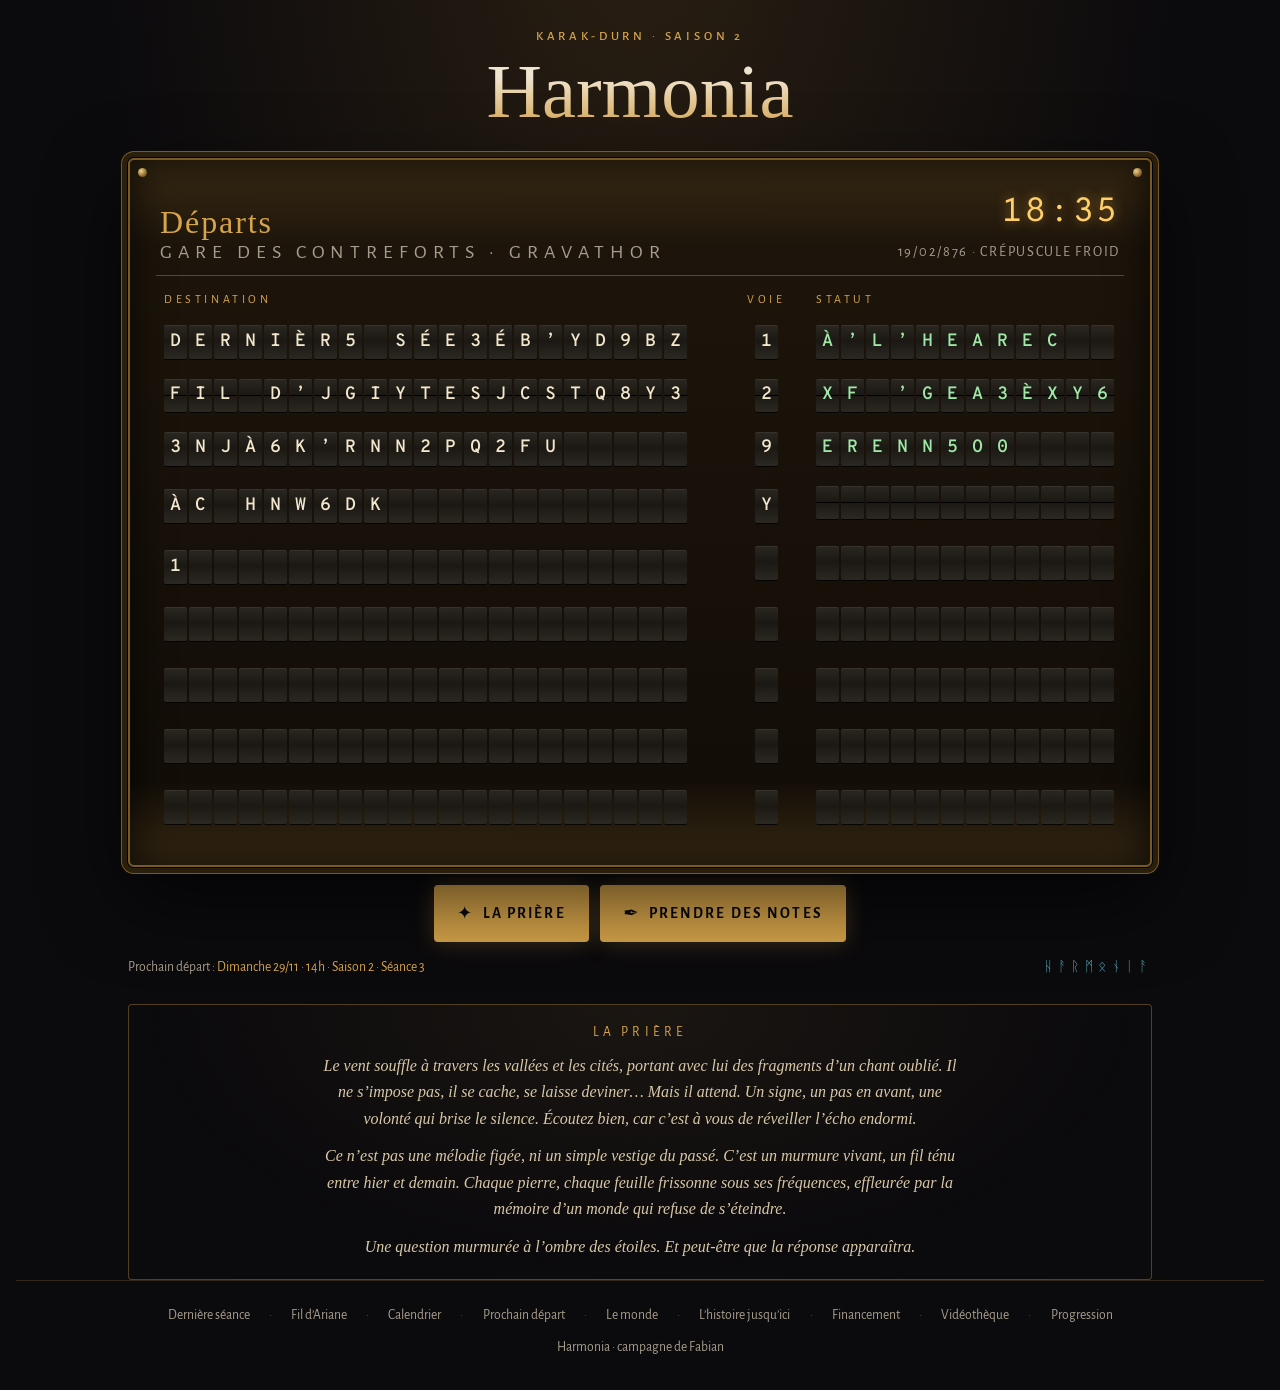
<file: index.html>
<!doctype html>
<html lang="fr">
<head>
<meta charset="utf-8">
<meta name="viewport" content="width=device-width, initial-scale=1, viewport-fit=cover">
<title>Harmonia · Départs</title>
<meta name="description" content="Le site de la campagne Harmonia : dernière séance, fil d'Ariane, semaine en cours, prochain départ et le monde.">
<link rel="preconnect" href="https://fonts.googleapis.com">
<link rel="preconnect" href="https://fonts.gstatic.com" crossorigin>
<link rel="stylesheet" href="https://fonts.googleapis.com/css2?family=IM+Fell+English:ital@0;1&family=IM+Fell+English+SC&family=Alegreya+Sans:wght@400;500;700&family=Overpass+Mono:wght@600&display=swap">
<link rel="stylesheet" href="style.css">
<style>
/* Le tableau des départs d'une gare naine : un panneau de laiton, des plaquettes qui claquent en tournant. */
.gare { min-height: 100vh; display: flex; flex-direction: column; align-items: center; padding: 3vh 16px 0; }
.fronton { text-align: center; margin-bottom: 1.6rem; }
.fronton .kicker { display: block; margin-bottom: .3rem; }
.fronton h1 { margin: 0; font-size: clamp(2.4rem, 9vw, 4.8rem); background: linear-gradient(180deg, var(--parchemin) 30%, var(--laiton)); -webkit-background-clip: text; background-clip: text; color: transparent; }

.panneau {
  /* taille d’une plaquette : 21 + 1 + 12 cases et les écarts doivent tenir dans le panneau */
  --case: clamp(12px, calc((min(100vw, 64rem) - 150px) / 38), 28px);
  --pas: calc(var(--case) + 2px);
  /* colonnes de largeur fixe : les en-têtes tombent pile au-dessus des plaquettes */
  --c-dest: calc(21 * var(--pas)); --c-voie: max(calc(var(--case) * 2.4), 3.4rem); --c-statut: calc(12 * var(--pas));
  width: min(100%, 64rem); position: relative;
  padding: clamp(12px, 2.5vw, 26px);
  background: linear-gradient(180deg, #3a2b14, #1d150b 12%, #120d07 88%, #3a2b14);
  border: 2px solid var(--laiton-sombre); border-radius: 6px;
  box-shadow: 0 0 0 1px #000, 0 0 0 6px #2a1e0d, 0 0 0 7px var(--laiton-sombre), 0 30px 80px rgba(0,0,0,.7), inset 0 0 40px rgba(0,0,0,.8);
}
/* Rivets aux quatre coins */
.panneau::before, .panneau::after { content: ""; position: absolute; top: 8px; width: 9px; height: 9px; border-radius: 50%; background: radial-gradient(circle at 35% 35%, #f3d28b, #7a5a22 70%); }
.panneau::before { left: 8px; } .panneau::after { right: 8px; }

.bandeau { display: flex; justify-content: space-between; align-items: flex-end; gap: 1rem; padding: 0 4px 12px; border-bottom: 1px solid rgba(214,164,74,.35); margin-bottom: 10px; }
.bandeau .titre { font-family: var(--f-titre); font-size: clamp(1.2rem, 3.6vw, 2rem); color: var(--laiton); letter-spacing: .06em; line-height: 1; }
.bandeau .titre small { display: block; font-family: var(--f-ui); font-size: .62em; letter-spacing: .3em; text-transform: uppercase; color: var(--cendre); margin-top: .35rem; }
.horloge { text-align: right; font-family: var(--f-ui); color: var(--cendre); font-size: clamp(.7rem, 1.8vw, .9rem); letter-spacing: .12em; text-transform: uppercase; }
.horloge b { display: block; font-family: "Overpass Mono", monospace; font-size: clamp(1.3rem, 4vw, 2.1rem); color: #ffcf6a; letter-spacing: .08em; text-shadow: 0 0 12px rgba(255,190,80,.5); }

.entetes, .ligne { display: grid; grid-template-columns: minmax(var(--c-dest), 1fr) var(--c-voie) var(--c-statut); align-items: center; gap: clamp(8px, 2vw, 22px); }
.entetes { font-family: var(--f-ui); font-size: clamp(.6rem, 1.6vw, .75rem); letter-spacing: .3em; text-transform: uppercase; color: var(--laiton); padding: 4px 8px 8px; }
.ligne { padding: 8px; border-radius: 4px; text-decoration: none; color: inherit; transition: background .25s ease, box-shadow .25s ease; position: relative; }
.ligne + .ligne { margin-top: 4px; }
a.ligne:hover, a.ligne:focus-visible { background: rgba(214,164,74,.1); box-shadow: inset 3px 0 0 var(--laiton); }
a.ligne:hover .case, a.ligne:focus-visible .case { color: #fff3d6; }
.ligne[aria-disabled="true"] { cursor: default; opacity: .78; }
.col-voie { text-align: center; justify-self: center; }
.entetes .col-voie { justify-self: stretch; }

/* Les plaquettes */
.plaquettes { display: inline-flex; gap: 2px; }
.case {
  width: var(--case); height: calc(var(--case) * 1.45); display: inline-flex; align-items: center; justify-content: center;
  font-family: "Overpass Mono", ui-monospace, monospace; font-weight: 600; font-size: calc(var(--case) * .78); color: #f2e6cc;
  background: linear-gradient(180deg, #2a2620 0%, #1b1813 49%, #000 50%, #1d1a15 51%, #2b2721 100%);
  border-radius: 2px; box-shadow: inset 0 1px 0 rgba(255,255,255,.06), 0 1px 0 rgba(0,0,0,.8); position: relative; overflow: hidden;
}
.case.tourne { animation: claque .07s linear; }
@keyframes claque { 0% { transform: perspective(200px) rotateX(0); } 50% { transform: perspective(200px) rotateX(-70deg); filter: brightness(.6); } 100% { transform: perspective(200px) rotateX(0); } }
.statut .case { color: #ffcf6a; }
.ligne.heure .statut .case { color: #9fe8a8; }
.ligne:not(.heure) .statut .case { color: #e0a060; }

.sous { width: min(100%, 64rem); display: flex; justify-content: space-between; flex-wrap: wrap; gap: .5rem 1rem; margin-top: 1rem; font-family: var(--f-ui); font-size: .85rem; color: var(--cendre); }
.sous .runes { color: var(--runes); letter-spacing: .4em; opacity: .7; }

/* Sur téléphone : la destination en haut, voie et statut en dessous */
@media (max-width: 640px) {
  .panneau { --case: clamp(9px, calc((100vw - 100px) / 23), 22px); }
  .entetes { display: none; }
  .ligne { grid-template-columns: 1fr auto; justify-items: start; grid-template-areas: "dest dest" "statut voie"; row-gap: 6px; padding: 10px 8px; border-bottom: 1px solid rgba(214,164,74,.15); }
  .col-dest { grid-area: dest; } .col-voie { grid-area: voie; } .col-statut { grid-area: statut; }
  .col-statut .case, .col-voie .case { --case: clamp(8px, calc((100vw - 100px) / 27), 16px); }
}
.priere { width: min(100%, 64rem); margin-top: 1.6rem; padding: 1.2rem clamp(1rem, 4vw, 2rem); border: 1px solid rgba(214,164,74,.35); border-radius: 4px; background: radial-gradient(ellipse at top, rgba(214,164,74,.08), transparent 70%); text-align: center; }
.priere h2 { margin: 0 0 .8rem; font-size: clamp(.75rem, 2vw, .85rem); font-family: var(--f-ui); letter-spacing: .3em; text-transform: uppercase; color: var(--laiton); }
.priere blockquote { margin: 0 auto; max-width: 40em; font-style: italic; color: #d8c8a8; line-height: 1.65; }
.priere blockquote p { margin: 0 0 .7em; }
.priere blockquote p:last-child { margin-bottom: 0; }
.lisible { position: absolute; width: 1px; height: 1px; overflow: hidden; clip: rect(0 0 0 0); white-space: nowrap; }
</style>
</head>
<body>
<main class="gare">
  <header class="fronton">
    <span class="kicker">Karak-Durn · Saison 2</span>
    <h1>Harmonia</h1>
  </header>

  <section class="panneau" aria-labelledby="titreDeparts">
    <div class="bandeau">
      <div class="titre" id="titreDeparts">Départs<small>Gare des Contreforts · Gravathor</small></div>
      <div class="horloge" aria-label="Date en jeu"><b id="heure">--:--</b><span id="dateJeu"></span></div>
    </div>
    <div class="entetes" aria-hidden="true"><span>Destination</span><span class="col-voie">Voie</span><span>Statut</span></div>
    <nav id="lignes" aria-label="Rubriques du site"></nav>
  </section>

  <div class="boutons-accueil">

    <a class="bouton-notes" href="#priere"><span aria-hidden="true">✦</span> La prière</a>
    <div class="prendre-notes"></div>
  </div>

  <div class="sous">
    <span>Prochain départ : <b id="prochain"></b></span>
    <span class="runes" aria-hidden="true">ᚺᚨᚱᛗᛟᚾᛁᚨ</span>
  </div>

  <section class="priere" id="priere" aria-labelledby="titrePriere" hidden>
    <h2 id="titrePriere">La prière</h2>
    <blockquote id="texte-priere"></blockquote>
  </section>

  <footer class="pied" style="width:100%;margin-top:auto">
    <nav id="menuSimple" aria-label="Menu simple"></nav>
    Harmonia · campagne de Fabian
  </footer>
</main>

<script src="donnees.js"></script>
<script>
// La prière du début de séance (texte dans donnees.js)
(() => {
  const P = (window.HARMONIA || {}).priere || [];
  if (!P.length) return;
  const q = document.getElementById('texte-priere');
  P.forEach(t => { const p = document.createElement('p'); p.textContent = t; q.appendChild(p); });
  document.getElementById('priere').hidden = false;
})();
</script>
<script src="commun.js" defer></script>
<script>
(() => {
  const H = window.HARMONIA;
  const calme = matchMedia('(prefers-reduced-motion: reduce)').matches;
  const ALPHABET = 'ABCDEFGHIJKLMNOPQRSTUVWXYZÉÈÀ0123456789·’ ';
  const LARG = { dest: 21, voie: 1, statut: 12 };
  const statutDe = d => d.statut || (d.pret ? 'À l’heure' : 'Retardé'); // un statut écrit à la main l’emporte
  const versPlaquettes = (txt, n) => (txt.toUpperCase() + ' '.repeat(n)).slice(0, n);

  // Les plaquettes : chaque case tourne un certain nombre de fois avant de s'arrêter sur sa lettre
  function plaquettes(txt, n, retard) {
    const boite = document.createElement('span'); boite.className = 'plaquettes'; boite.setAttribute('aria-hidden', 'true');
    [...versPlaquettes(txt, n)].forEach((lettre, i) => {
      const c = document.createElement('span'); c.className = 'case'; boite.appendChild(c);
      if (calme) { c.textContent = lettre; return; }
      let tours = 5 + Math.floor(Math.random() * 9);
      const tic = () => {
        c.classList.remove('tourne'); void c.offsetWidth; c.classList.add('tourne');
        c.textContent = tours > 0 ? ALPHABET[Math.floor(Math.random() * ALPHABET.length)] : lettre;
        if (tours-- > 0) setTimeout(tic, 55 + Math.random() * 25);
      };
      setTimeout(tic, retard + i * 35);
    });
    return boite;
  }

  const lignes = document.getElementById('lignes');
  H.departs.forEach((d, k) => {
    const l = document.createElement(d.pret ? 'a' : 'div');
    l.className = 'ligne' + (d.pret ? ' pret' : '') + (statutDe(d) === 'À l’heure' ? ' heure' : '');
    if (d.pret) l.href = d.page; else l.setAttribute('aria-disabled', 'true');
    const lu = document.createElement('span'); lu.className = 'lisible';
    lu.textContent = `${d.destination}, voie ${d.voie}, ${statutDe(d)}`; l.appendChild(lu);
    const col = (cls, el) => { const s = document.createElement('span'); s.className = cls; s.appendChild(el); l.appendChild(s); };
    col('col-dest', plaquettes(d.destination, LARG.dest, 150 + k * 260));
    col('col-voie', plaquettes(d.voie, LARG.voie, 350 + k * 260));
    col('col-statut statut', plaquettes(statutDe(d), LARG.statut, 450 + k * 260));
    lignes.appendChild(l);
  });

  // Horloge : l'heure réelle, la date d'Harmonia
  document.getElementById('dateJeu').textContent = `${H.dateEnJeu} · ${H.saison}`;
  const heure = document.getElementById('heure');
  (function tic() { const d = new Date(); heure.textContent = String(d.getHours()).padStart(2, '0') + ':' + String(d.getMinutes()).padStart(2, '0'); setTimeout(tic, 1000 * (60 - d.getSeconds())); })();

  const p = H.prochaineSeance;
  document.getElementById('prochain').textContent = [p.libelle, p.heure, p.quoi].filter(Boolean).join(' · ');
})();
</script>
</body>
</html>
</file>
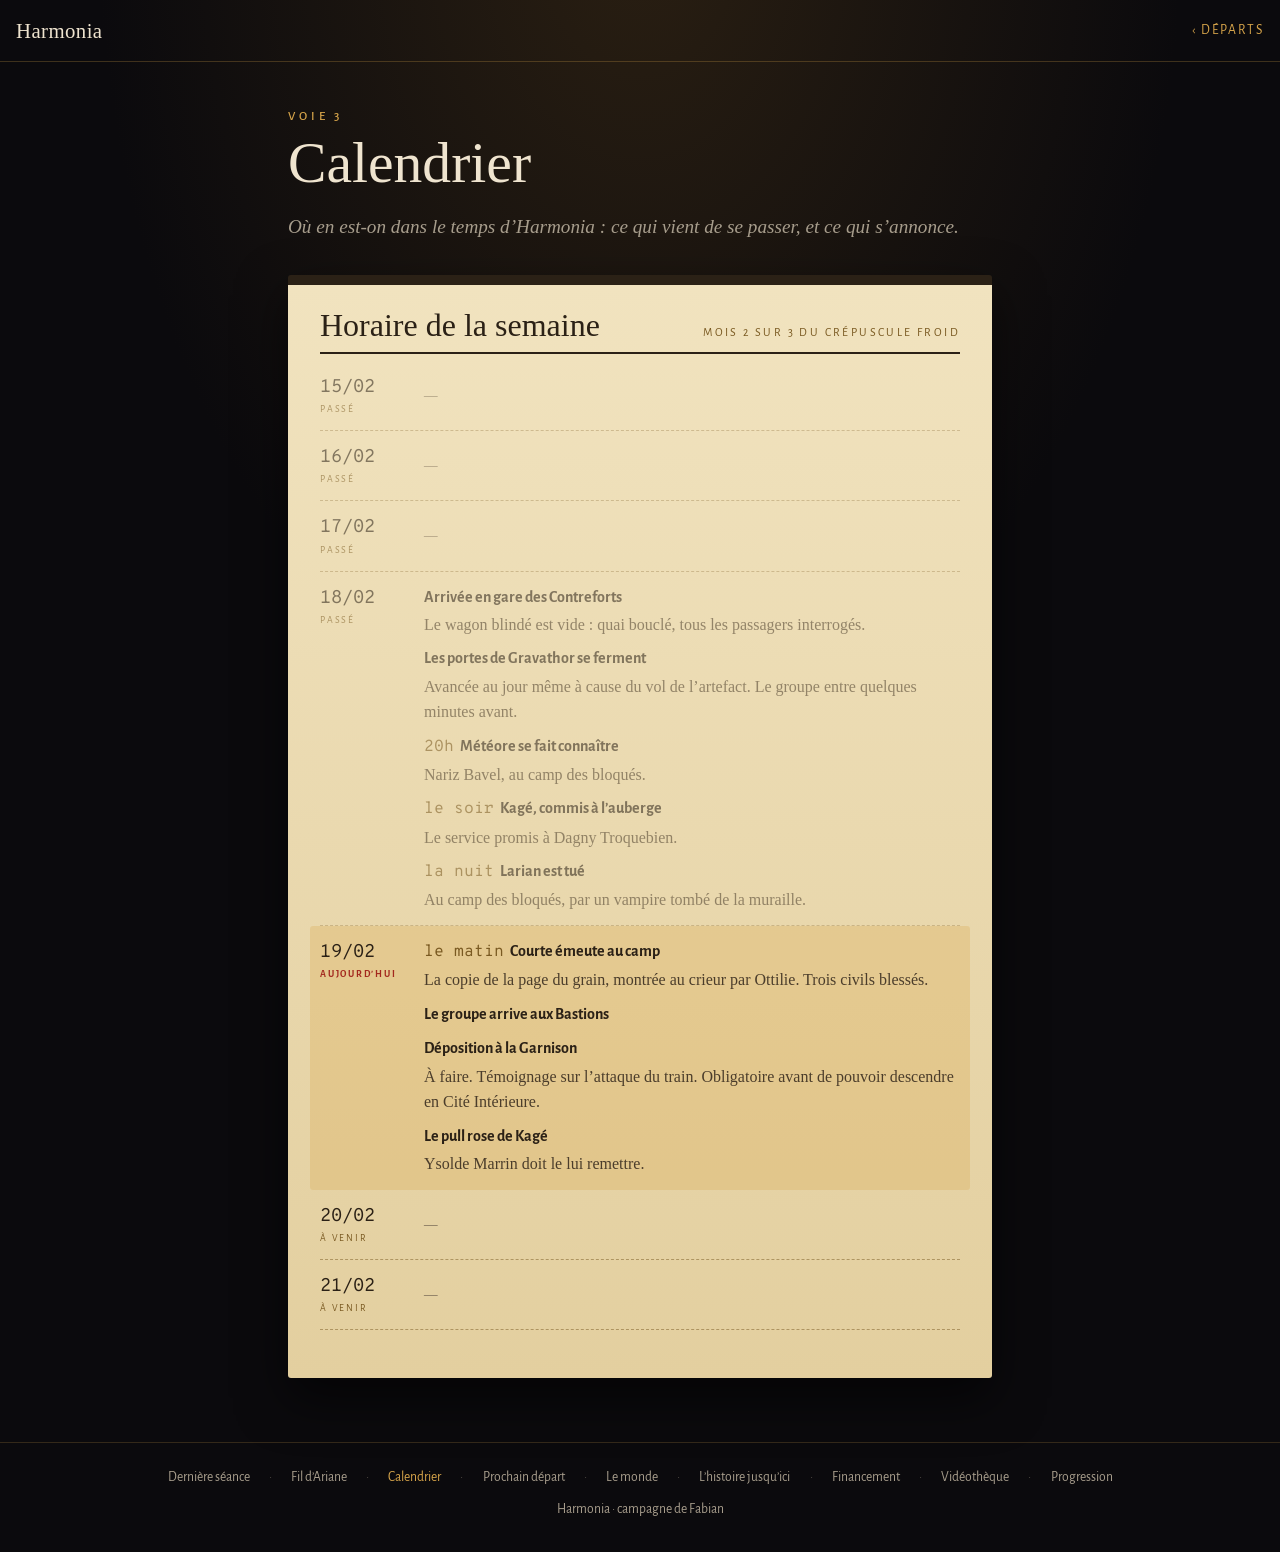
<file: calendrier.html>
<!doctype html>
<html lang="fr">
<head>
<meta charset="utf-8">
<meta name="viewport" content="width=device-width, initial-scale=1, viewport-fit=cover">
<title>Harmonia · Calendrier</title>
<meta name="description" content="L'horaire de la semaine en jeu : ce qui vient de se passer et ce qui est prévu.">
<link rel="preconnect" href="https://fonts.googleapis.com">
<link rel="preconnect" href="https://fonts.gstatic.com" crossorigin>
<link rel="stylesheet" href="https://fonts.googleapis.com/css2?family=IM+Fell+English:ital@0;1&family=IM+Fell+English+SC&family=Alegreya+Sans:wght@400;500;700&family=Overpass+Mono:wght@600&display=swap">
<link rel="stylesheet" href="style.css">
<style>
/* L'affiche horaire de la gare : une ligne par jour, aujourd'hui surligné, les jours passés estompés. */
.affiche {
  margin-top: 2rem; padding: 1.4rem clamp(1rem, 4vw, 2rem) 1.6rem; color: #2b2116;
  background: linear-gradient(180deg, #f1e3bf, #e3cf9f); border-radius: 3px; box-shadow: 0 20px 50px rgba(0,0,0,.6);
  border-top: 10px solid #2b2116;
}
.affiche .titre-affiche { display: flex; justify-content: space-between; align-items: baseline; flex-wrap: wrap; gap: .4rem 1rem; border-bottom: 2px solid #2b2116; padding-bottom: .5rem; margin-bottom: .4rem; }
.affiche .titre-affiche h2 { color: #2b2116; margin: 0; }
.affiche .titre-affiche span { font-family: var(--f-ui); font-size: .75rem; letter-spacing: .2em; text-transform: uppercase; color: #7a5a22; }
.jour { display: grid; grid-template-columns: 5.5rem 1fr; gap: 1rem; padding: .75rem 0; border-bottom: 1px dashed rgba(122,90,34,.5); }
.jour .date { font-family: "Overpass Mono", monospace; font-size: 1.15rem; color: #2b2116; }
.jour .date small { display: block; font-family: var(--f-ui); font-size: .62rem; letter-spacing: .18em; text-transform: uppercase; color: #7a5a22; }
.jour .vide { font-family: var(--f-ui); color: #8a7a62; font-style: italic; font-size: .9rem; align-self: center; }
.evt + .evt { margin-top: .5rem; }
.evt strong { font-family: var(--f-ui); font-weight: 700; color: #2b2116; }
.evt .h { font-family: "Overpass Mono", monospace; color: #7a5a22; margin-right: .4rem; }
.evt p { margin: .1rem 0 0; color: #4b3d2b; }
.jour.passe { opacity: .55; }
.jour.aujourdhui { background: rgba(214,164,74,.28); margin: 0 -.6rem; padding-left: .6rem; padding-right: .6rem; border-radius: 3px; border-bottom-color: transparent; }
.jour.aujourdhui .date small { color: #a3281e; font-weight: 700; }
.bientot { margin-top: 1.4rem; }
.bientot h3 { font-family: var(--f-titre); font-weight: 400; font-size: 1.3rem; margin: 0 0 .4rem; color: #2b2116; }
@media (max-width: 480px) { .jour { grid-template-columns: 1fr; gap: .3rem; } }
</style>
</head>
<body>
<header class="entete">
  <a class="marque" href="index.html">Harmonia</a>
  <a href="index.html">‹ Départs</a>
</header>

<main class="page">
  <span class="kicker">Voie 3</span>
  <h1>Calendrier</h1>
  <p class="chapeau">Où en est-on dans le temps d’Harmonia : ce qui vient de se passer, et ce qui s’annonce.</p>

  <section class="affiche" aria-labelledby="titreAffiche">
    <div class="titre-affiche"><h2 id="titreAffiche">Horaire de la semaine</h2><span id="mois"></span></div>
    <div id="jours"></div>
    <div class="bientot" id="bientot"></div>
  </section>
</main>

<footer class="pied">
  <nav id="menuSimple" aria-label="Menu simple"></nav>
  Harmonia · campagne de Fabian
</footer>
<script src="donnees.js"></script>
<script src="commun.js" defer></script>
<script>
(() => {
  const H = window.HARMONIA, S = H.semaine;
  const aujourdhui = H.dateEnJeu.slice(0, 5);
  document.getElementById('mois').textContent = S.mois;
  const evt = e => {
    const d = document.createElement('div'); d.className = 'evt';
    const t = document.createElement('div');
    if (e.heure) { const h = document.createElement('span'); h.className = 'h'; h.textContent = e.heure; t.appendChild(h); }
    const st = document.createElement('strong'); st.textContent = e.titre; t.appendChild(st); d.appendChild(t);
    if (e.detail) { const p = document.createElement('p'); p.textContent = e.detail; d.appendChild(p); }
    return d;
  };
  const boite = document.getElementById('jours');
  const iAuj = S.jours.indexOf(aujourdhui);
  S.jours.forEach((j, i) => {
    const ligne = document.createElement('div');
    ligne.className = 'jour' + (i === iAuj ? ' aujourdhui' : iAuj >= 0 && i < iAuj ? ' passe' : '');
    const date = document.createElement('div'); date.className = 'date';
    date.innerHTML = `${j}<small>${i === iAuj ? 'Aujourd’hui' : iAuj >= 0 && i < iAuj ? 'Passé' : 'À venir'}</small>`;
    const contenu = document.createElement('div');
    const liste = S.evenements.filter(e => e.date === j);
    if (liste.length) liste.forEach(e => contenu.appendChild(evt(e)));
    else { contenu.className = 'vide'; contenu.textContent = '—'; }
    ligne.append(date, contenu); boite.appendChild(ligne);
  });
  const sansDate = S.evenements.filter(e => !e.date);
  if (sansDate.length) {
    const b = document.getElementById('bientot');
    const h = document.createElement('h3'); h.textContent = 'Bientôt, date inconnue'; b.appendChild(h);
    sansDate.forEach(e => b.appendChild(evt(e)));
  }
})();
</script>
</body>
</html>
</file>
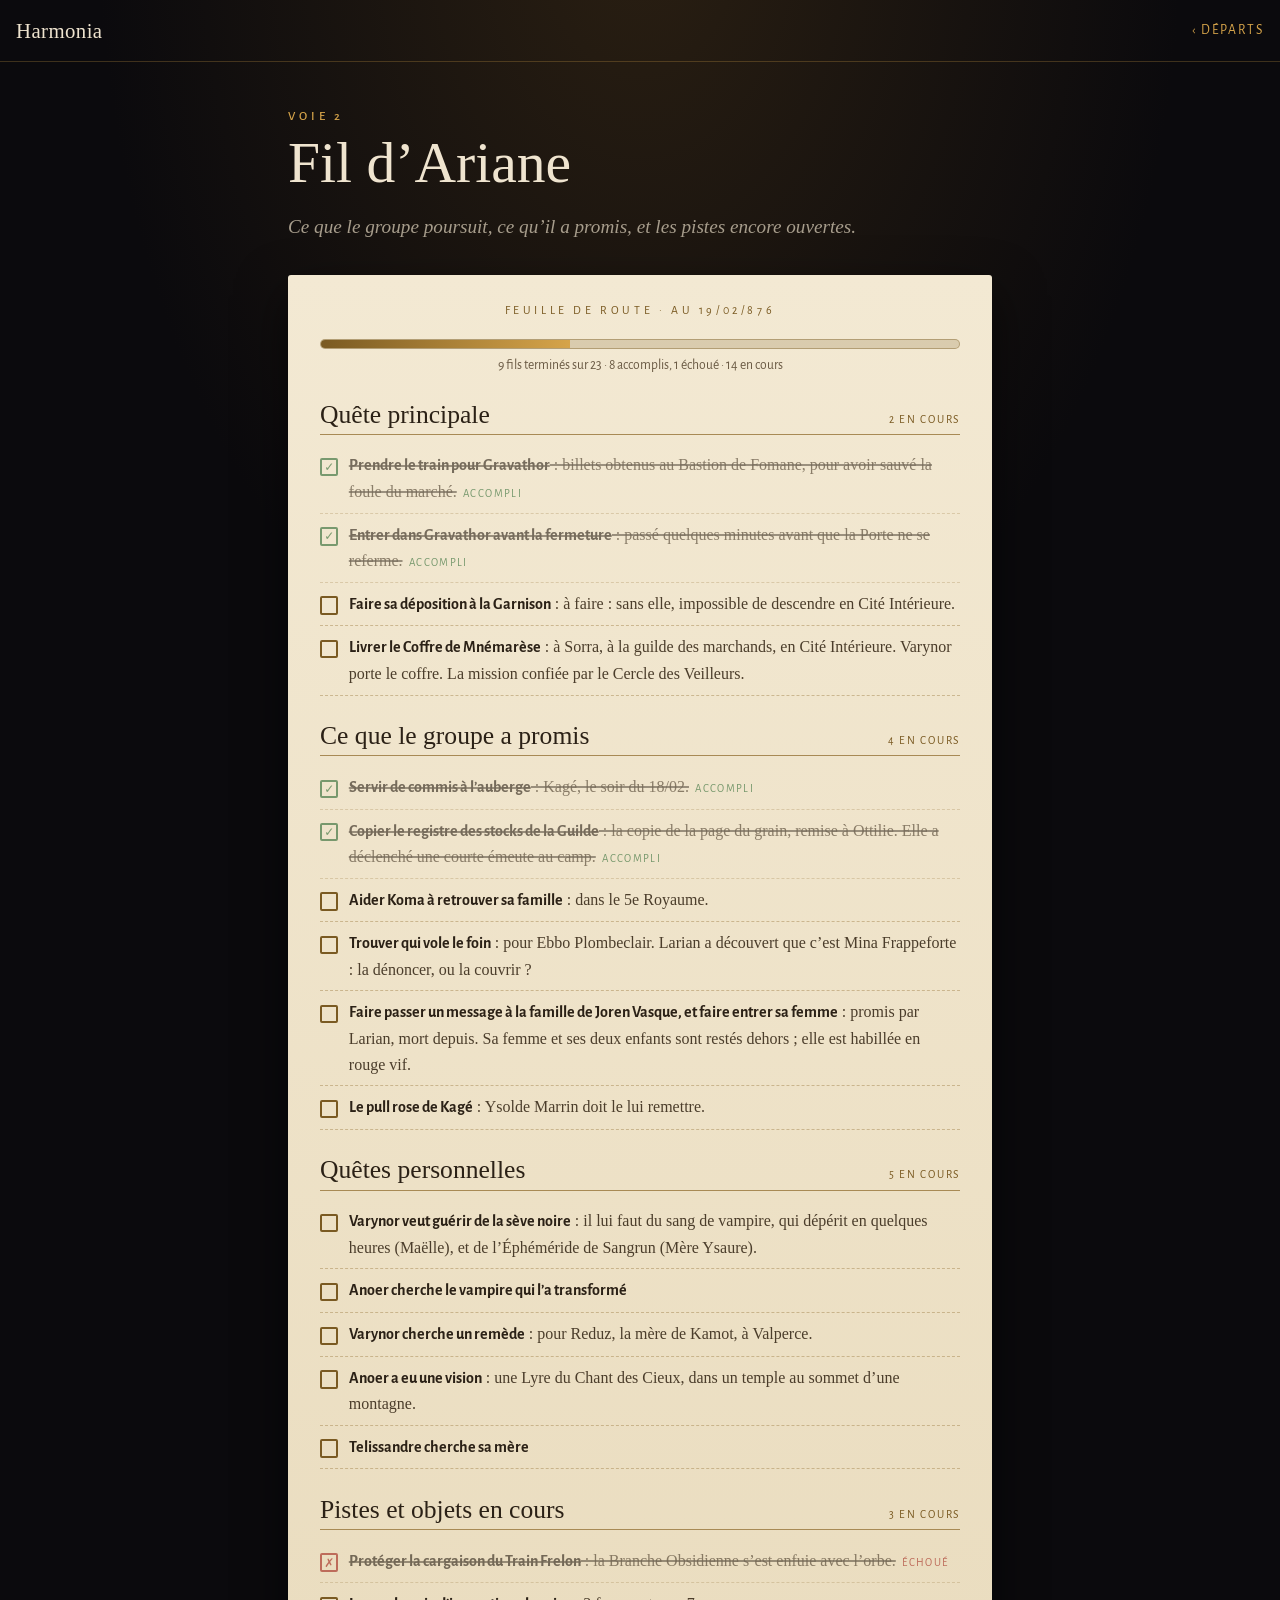
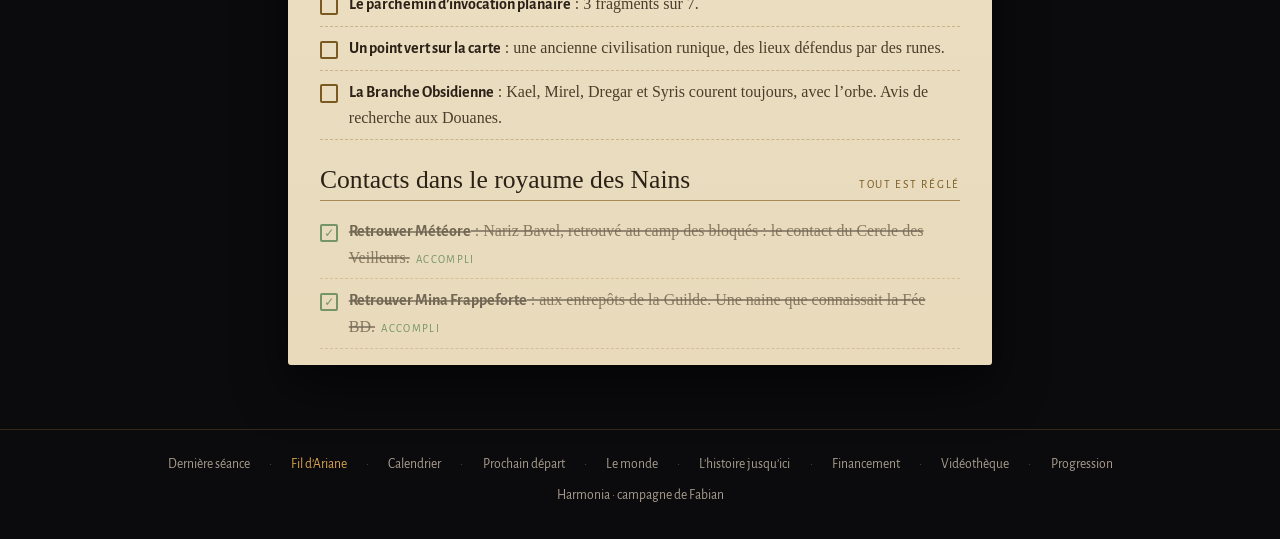
<file: fil.html>
<!doctype html>
<html lang="fr">
<head>
<meta charset="utf-8">
<meta name="viewport" content="width=device-width, initial-scale=1, viewport-fit=cover">
<title>Harmonia · Fil d’Ariane</title>
<meta name="description" content="Les quêtes, promesses et pistes en cours du groupe.">
<link rel="preconnect" href="https://fonts.googleapis.com">
<link rel="preconnect" href="https://fonts.gstatic.com" crossorigin>
<link rel="stylesheet" href="https://fonts.googleapis.com/css2?family=IM+Fell+English:ital@0;1&family=IM+Fell+English+SC&family=Alegreya+Sans:wght@400;500;700&display=swap">
<link rel="stylesheet" href="style.css">
<style>
/* La feuille de route du voyage : un papier, des rubriques, une case à cocher par fil. */
.feuille {
  margin-top: 2rem; padding: 1.6rem clamp(1rem, 4vw, 2rem) 1rem; color: #2b2116;
  background: linear-gradient(180deg, #f3e9d3, #e8dabb); border-radius: 3px; box-shadow: 0 20px 50px rgba(0,0,0,.6);
}
.feuille .entete-feuille { text-align: center; font-family: var(--f-ui); font-size: .75rem; letter-spacing: .3em; text-transform: uppercase; color: #7a5a22; margin-bottom: 1.2rem; }
.rubrique + .rubrique { margin-top: 1.6rem; }
.rubrique h2 { color: #2b2116; font-size: clamp(1.3rem, 4vw, 1.6rem); border-bottom: 1px solid #a88a55; padding-bottom: .3rem; }
.rubrique ul { list-style: none; margin: .6rem 0 0; padding: 0; }
.rubrique li { position: relative; padding: .5rem 0 .5rem 1.8rem; border-bottom: 1px dashed rgba(168,138,85,.5); }
.rubrique li::before { content: ""; position: absolute; left: 0; top: .85rem; width: .9rem; height: .9rem; border: 2px solid #7a5a22; border-radius: 2px; }
.rubrique li strong { color: #2b2116; font-weight: 700; font-family: var(--f-ui); }
.rubrique li span { color: #4b3d2b; }
.rubrique h2 { display: flex; justify-content: space-between; align-items: baseline; gap: 1rem; flex-wrap: wrap; }
.rubrique h2 small { font-family: var(--f-ui); font-size: .72rem; letter-spacing: .15em; text-transform: uppercase; color: #7a5a22; }
.rubrique li.fini { opacity: .62; }
.rubrique li.fini strong, .rubrique li.fini span { text-decoration: line-through; text-decoration-thickness: 1.5px; text-decoration-color: rgba(43,33,22,.7); }
.rubrique li.fini::before { display: flex; align-items: center; justify-content: center; font-family: var(--f-ui); font-weight: 700; font-size: .75rem; line-height: 1; }
.rubrique li.fait::before { content: "✓"; color: #2f6b34; border-color: #2f6b34; }
.rubrique li.echec::before { content: "✗"; color: #a3281e; border-color: #a3281e; }
.rubrique li .mention { text-decoration: none !important; font-family: var(--f-ui); font-size: .7rem; letter-spacing: .12em; text-transform: uppercase; margin-left: .4rem; }
.rubrique li.fait .mention { color: #2f6b34; } .rubrique li.echec .mention { color: #a3281e; }
.progression { margin: 0 0 1.4rem; font-family: var(--f-ui); }
.progression .jauge { height: 10px; border-radius: 5px; background: rgba(122,90,34,.2); overflow: hidden; border: 1px solid rgba(122,90,34,.4); }
.progression .jauge i { display: block; height: 100%; background: linear-gradient(90deg, #7a5a22, #d6a44a); }
.progression p { margin: .4rem 0 0; font-size: .85rem; color: #6b5b45; text-align: center; }
</style>
</head>
<body>
<header class="entete">
  <a class="marque" href="index.html">Harmonia</a>
  <a href="index.html">‹ Départs</a>
</header>

<main class="page">
  <span class="kicker">Voie 2</span>
  <h1>Fil d’Ariane</h1>
  <p class="chapeau">Ce que le groupe poursuit, ce qu’il a promis, et les pistes encore ouvertes.</p>

  <section class="feuille" aria-label="Feuille de route">
    <div class="entete-feuille" id="dateFeuille"></div>
    <div class="progression" id="progression"></div>
    <div id="rubriques"></div>
  </section>
</main>

<footer class="pied">
  <nav id="menuSimple" aria-label="Menu simple"></nav>
  Harmonia · campagne de Fabian
</footer>
<script src="donnees.js"></script>
<script src="commun.js" defer></script>
<script>
(() => {
  const H = window.HARMONIA;
  document.getElementById('dateFeuille').textContent = `Feuille de route · au ${H.dateEnJeu}`;
  const boite = document.getElementById('rubriques');
  // Progression : les fils accomplis sur l'ensemble des fils (échecs compris dans les terminés)
  const tous = H.fil.flatMap(r => r.points), finis = tous.filter(x => x[2]), faits = tous.filter(x => x[2] === 'fait');
  document.getElementById('progression').innerHTML =
    `<div class="jauge" role="progressbar" aria-valuemin="0" aria-valuemax="${tous.length}" aria-valuenow="${finis.length}" aria-label="Fils terminés"><i style="width:${Math.round(finis.length / tous.length * 100)}%"></i></div>
     <p>${finis.length} fils terminés sur ${tous.length} · ${faits.length} accomplis, ${finis.length - faits.length} échoué${finis.length - faits.length > 1 ? 's' : ''} · ${tous.length - finis.length} en cours</p>`;
  H.fil.forEach(r => {
    const sec = document.createElement('section'); sec.className = 'rubrique';
    const h = document.createElement('h2'); h.textContent = r.titre;
    const enCours = r.points.filter(x => !x[2]).length;
    const sm = document.createElement('small'); sm.textContent = enCours ? `${enCours} en cours` : 'tout est réglé'; h.appendChild(sm);
    sec.appendChild(h);
    const ul = document.createElement('ul');
    // les 2 derniers fils terminés (pour le contexte), puis les fils en cours
    const termines = r.points.filter(x => x[2]).slice(-2), ouverts = r.points.filter(x => !x[2]);
    [...termines, ...ouverts].forEach(([titre, detail, etat]) => {
      const li = document.createElement('li');
      if (etat) li.className = 'fini ' + etat;
      const st = document.createElement('strong'); st.textContent = titre; li.appendChild(st);
      if (detail) { const sp = document.createElement('span'); sp.textContent = ' : ' + detail; li.appendChild(sp); }
      if (etat) { const m = document.createElement('span'); m.className = 'mention'; m.textContent = etat === 'fait' ? 'Accompli' : 'Échoué'; li.appendChild(m); }
      ul.appendChild(li);
    });
    sec.appendChild(ul); boite.appendChild(sec);
  });
})();
</script>
</body>
</html>
</file>
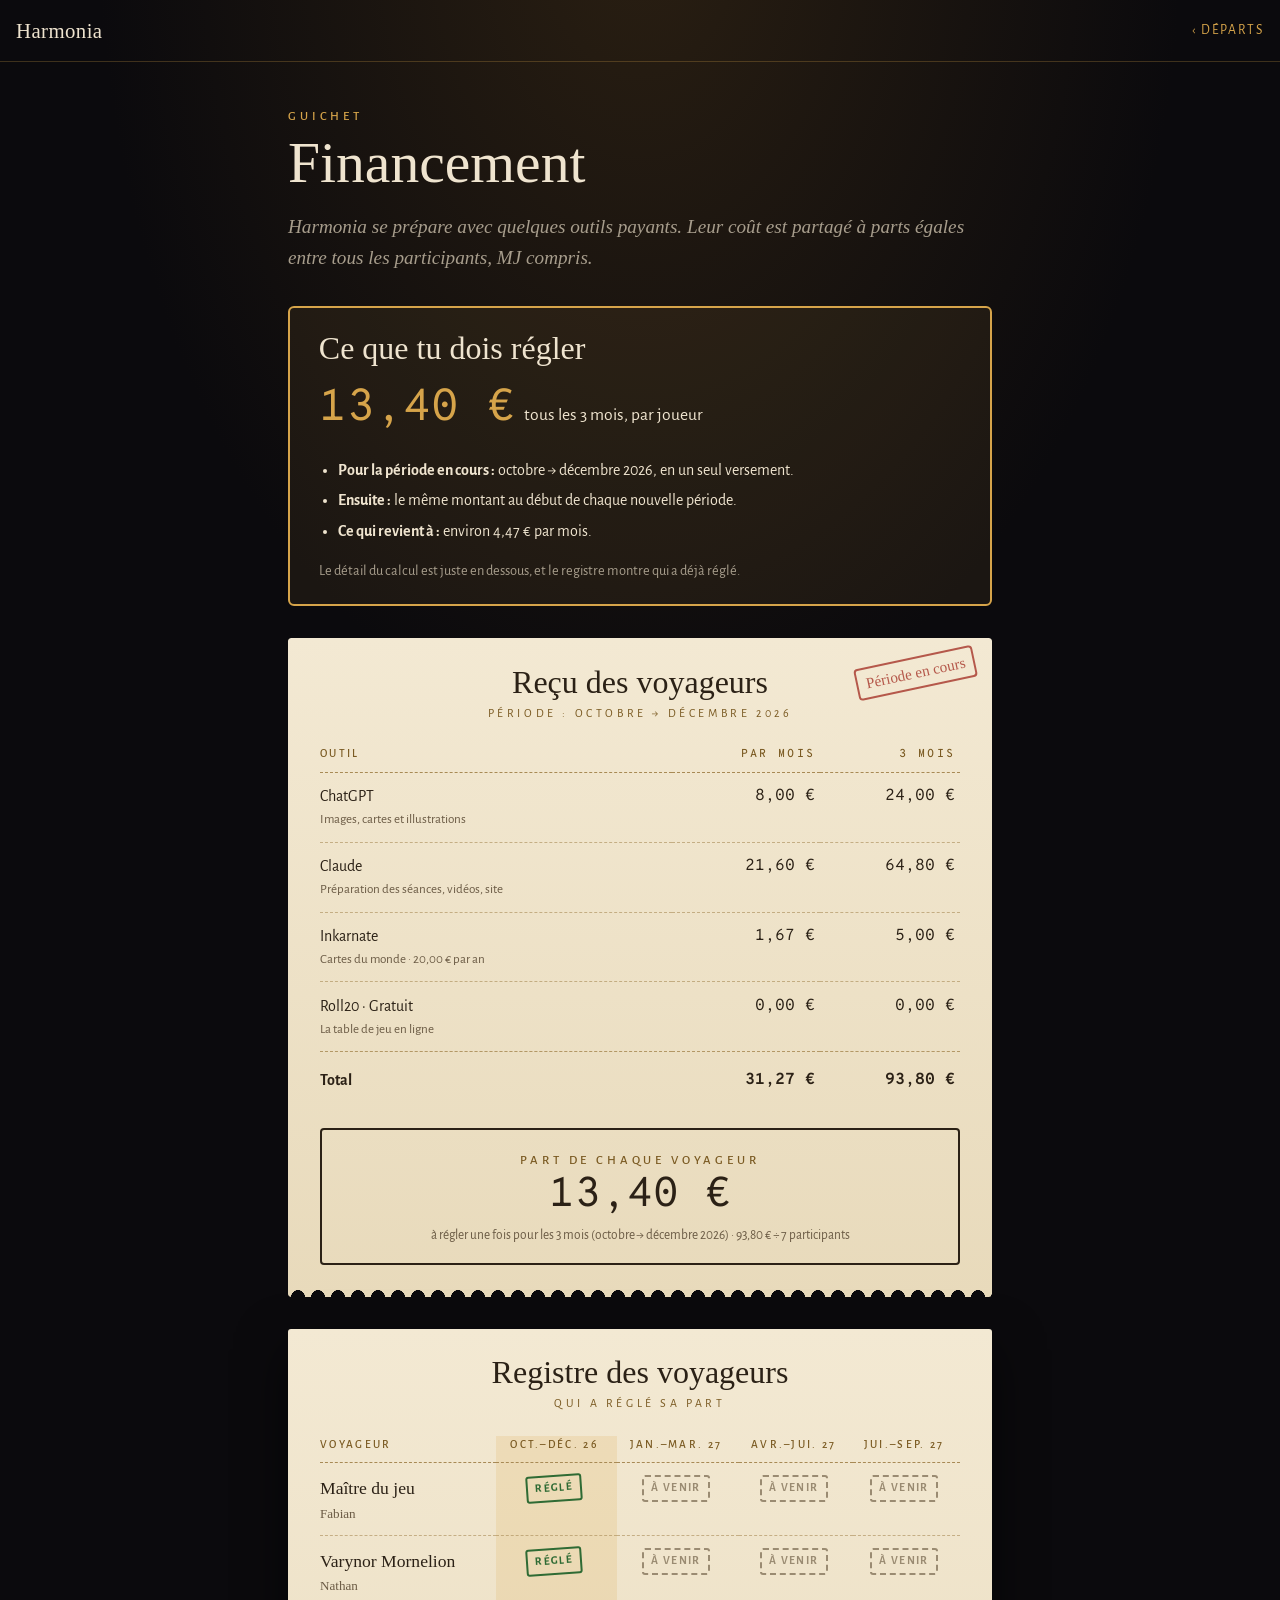
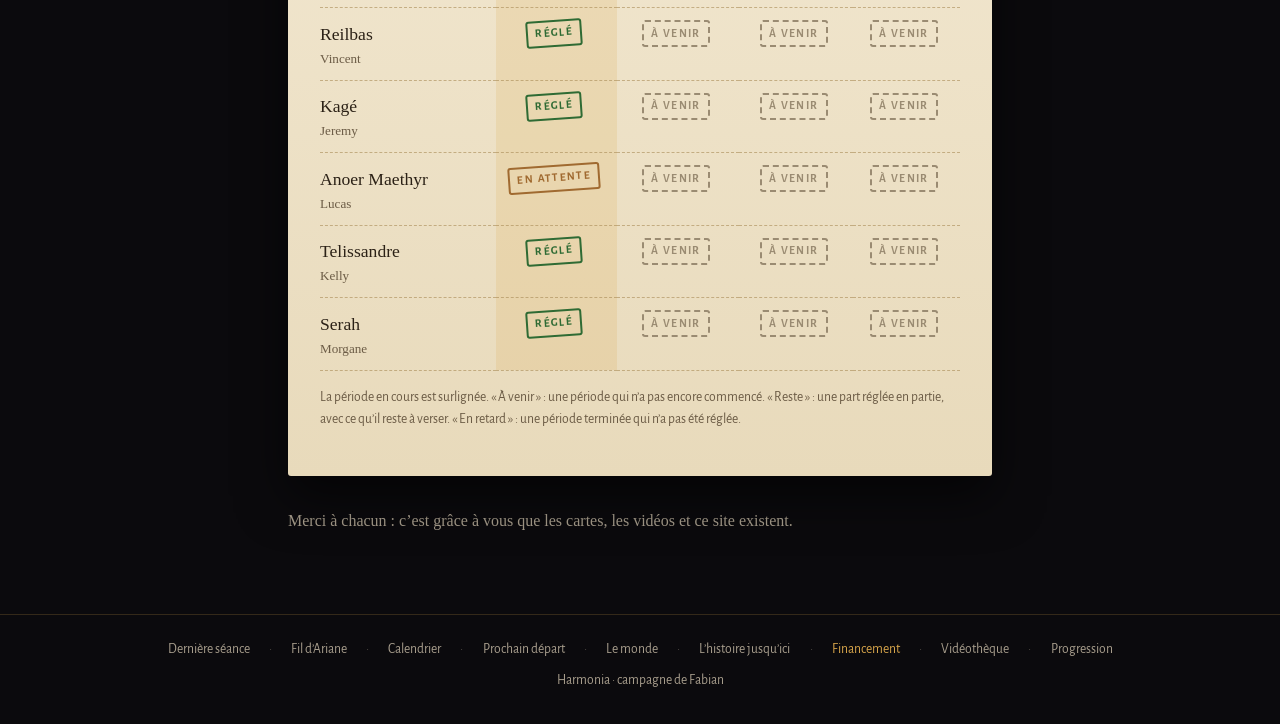
<file: financement.html>
<!doctype html>
<html lang="fr">
<head>
<meta charset="utf-8">
<meta name="viewport" content="width=device-width, initial-scale=1, viewport-fit=cover">
<title>Harmonia · Financement</title>
<meta name="description" content="Les outils qui servent à préparer Harmonia, la part de chaque participant et qui a déjà réglé.">
<link rel="preconnect" href="https://fonts.googleapis.com">
<link rel="preconnect" href="https://fonts.gstatic.com" crossorigin>
<link rel="stylesheet" href="https://fonts.googleapis.com/css2?family=IM+Fell+English:ital@0;1&family=IM+Fell+English+SC&family=Alegreya+Sans:wght@400;500;700&family=Overpass+Mono:wght@600&display=swap">
<link rel="stylesheet" href="style.css">
<style>
/* Un reçu du guichet de la gare, puis le registre des voyageurs avec leurs tampons. */
.papier {
  margin-top: 2rem; padding: 1.6rem clamp(1rem, 4vw, 2rem) 2rem; color: #2b2116;
  background: linear-gradient(180deg, #f3e9d3, #e8dabb); border-radius: 3px; position: relative;
  box-shadow: 0 20px 50px rgba(0,0,0,.6);
}
.recu {
  -webkit-mask: radial-gradient(circle 7px at 50% 100%, transparent 98%, #000) 0 0 / 20px 100% repeat-x;
          mask: radial-gradient(circle 7px at 50% 100%, transparent 98%, #000) 0 0 / 20px 100% repeat-x;
}
.papier h2 { color: #2b2116; text-align: center; margin-bottom: .2rem; }
.papier .guichet { text-align: center; font-family: var(--f-ui); font-size: .75rem; letter-spacing: .3em; text-transform: uppercase; color: #7a5a22; margin-bottom: 1.4rem; }
.papier table { width: 100%; border-collapse: collapse; font-family: var(--f-ui); }
.papier th { text-align: left; font-size: .72rem; letter-spacing: .2em; text-transform: uppercase; color: #7a5a22; font-weight: 500; padding: 0 .3rem .5rem 0; border-bottom: 1px dashed #a88a55; }
.papier td { padding: .7rem .3rem .7rem 0; border-bottom: 1px dashed rgba(168,138,85,.6); vertical-align: top; }
.papier td small { display: block; color: #6b5b45; font-size: .82rem; }
.montant { text-align: right !important; font-family: "Overpass Mono", monospace; white-space: nowrap; }
.papier tfoot td { border: 0; padding-top: 1rem; font-weight: 700; }
.part { margin-top: 1.4rem; padding: 1rem; text-align: center; border: 2px solid #2b2116; border-radius: 4px; }
.part .kicker { color: #7a5a22; }
.part b { display: block; color: #2b2116; font-family: "Overpass Mono", monospace; font-size: clamp(1.8rem, 7vw, 2.6rem); line-height: 1.2; }
.part small { color: #6b5b45; font-family: var(--f-ui); }
.tampon { position: absolute; top: 1.2rem; right: 1rem; transform: rotate(-12deg); font-family: var(--f-titre); color: rgba(160,40,30,.75); border: 2px solid rgba(160,40,30,.75); border-radius: 4px; padding: .1rem .5rem; font-size: .95rem; }

/* Registre */
.registre { overflow-x: auto; }
.registre th:not(:first-child), .registre td:not(:first-child) { text-align: center; }
.registre td:first-child { font-family: var(--f-titre); font-size: 1.1rem; white-space: nowrap; }
.marque-paye { display: inline-block; font-family: var(--f-ui); font-size: .72rem; font-weight: 700; letter-spacing: .12em; text-transform: uppercase; padding: .15rem .45rem; border: 2px solid; border-radius: 3px; transform: rotate(-4deg); white-space: nowrap; }
.paye { color: #2f6b34; } .attente { color: #a06a30; } .retard { color: #a3281e; } .avenir { color: #9a8b72; border-style: dashed !important; transform: none !important; }
.encours { background: rgba(214,164,74,.18); }
.legende { margin-top: 1rem; font-family: var(--f-ui); font-size: .85rem; color: #6b5b45; }
.vide { text-align: center; font-family: var(--f-ui); color: #6b5b45; font-style: italic; padding: 1rem 0; }
.merci { margin-top: 2rem; color: var(--cendre); }
.adu { margin-top: 2rem; padding: 1.4rem clamp(1rem, 4vw, 1.8rem); border: 2px solid var(--laiton); border-radius: 6px; background: rgba(214,164,74,.08); }
.adu h2 { margin-bottom: .4rem; }
.adu .somme { margin: 0 0 .8rem; font-family: var(--f-ui); font-size: 1.1rem; color: var(--parchemin); }
.adu .somme b { font-family: "Overpass Mono", monospace; font-size: clamp(2rem, 8vw, 2.8rem); color: var(--laiton); margin-right: .4rem; }
.adu ul { margin: 0; padding-left: 1.2rem; font-family: var(--f-ui); }
.adu li { margin: .3rem 0; }
.adu strong { color: var(--parchemin); font-weight: 700; }
.adu .aide { margin: .9rem 0 0; font-family: var(--f-ui); font-size: .9rem; color: var(--cendre); }
</style>
</head>
<body>
<header class="entete">
  <a class="marque" href="index.html">Harmonia</a>
  <a href="index.html">‹ Départs</a>
</header>

<main class="page">
  <span class="kicker">Guichet</span>
  <h1>Financement</h1>
  <p class="chapeau">Harmonia se prépare avec quelques outils payants. Leur coût est partagé à parts égales entre tous les participants, MJ compris.</p>

  <section class="adu" aria-labelledby="titreAdu">
    <h2 id="titreAdu">Ce que tu dois régler</h2>
    <p class="somme"><b id="aduMontant">—</b> <span id="aduRythme"></span></p>
    <ul>
      <li><strong>Pour la période en cours :</strong> <span id="aduPeriode"></span>, en un seul versement.</li>
      <li><strong>Ensuite :</strong> le même montant au début de chaque nouvelle période.</li>
      <li id="aduMois"></li>
    </ul>
    <p class="aide">Le détail du calcul est juste en dessous, et le registre montre qui a déjà réglé.</p>
  </section>

  <section class="papier recu" aria-labelledby="titreRecu">
    <span class="tampon" aria-hidden="true" id="tampon"></span>
    <h2 id="titreRecu">Reçu des voyageurs</h2>
    <div class="guichet" id="periode"></div>
    <table>
      <thead><tr><th scope="col">Outil</th><th scope="col" class="montant">Par mois</th><th scope="col" class="montant" id="thPeriode"></th></tr></thead>
      <tbody id="outils"></tbody>
      <tfoot><tr><td>Total</td><td class="montant" id="totalMois"></td><td class="montant" id="totalPeriode"></td></tr></tfoot>
    </table>
    <div class="part">
      <span class="kicker">Part de chaque voyageur</span>
      <b id="part">—</b>
      <small id="detail"></small>
    </div>
  </section>

  <section class="papier" aria-labelledby="titreRegistre">
    <h2 id="titreRegistre">Registre des voyageurs</h2>
    <div class="guichet">Qui a réglé sa part</div>
    <div class="registre" id="registre"></div>
    <p class="legende">La période en cours est surlignée. « À venir » : une période qui n’a pas encore commencé. « Reste » : une part réglée en partie, avec ce qu’il reste à verser. « En retard » : une période terminée qui n’a pas été réglée.</p>
  </section>

  <p class="merci">Merci à chacun : c’est grâce à vous que les cartes, les vidéos et ce site existent.</p>
</main>

<footer class="pied">
  <nav id="menuSimple" aria-label="Menu simple"></nav>
  Harmonia · campagne de Fabian
</footer>
<script src="donnees.js"></script>
<script src="commun.js" defer></script>
<script>
(() => {
  const H = window.HARMONIA, F = H.financement;
  const euros = n => n.toLocaleString('fr-FR', { style: 'currency', currency: 'EUR' });
  const arrondi = n => Math.round(n * 100) / 100;
  const N = F.periodeMois || 3;
  const MOIS = ['janvier', 'février', 'mars', 'avril', 'mai', 'juin', 'juillet', 'août', 'septembre', 'octobre', 'novembre', 'décembre'];

  // Périodes : de « debut » jusqu'à celle qui contient aujourd'hui
  const [a0, m0] = F.debut.split('-').map(Number);
  const indexMois = (a, m) => a * 12 + (m - 1);
  const debutIdx = indexMois(a0, m0), maintenant = new Date(), aujourdhui = indexMois(maintenant.getFullYear(), maintenant.getMonth() + 1);
  // Toutes les périodes de l’année de financement en cours (4 par an pour des périodes de 3 mois), à venir comprises
  const parAn = Math.max(1, Math.round(12 / N));
  const anneeEnCours = Math.max(0, Math.floor((aujourdhui - debutIdx) / 12));
  const nbPeriodes = (anneeEnCours + 1) * parAn;
  const periodes = Array.from({ length: nbPeriodes }, (_, k) => {
    const i = debutIdx + k * N, j = i + N - 1;
    const cle = `${Math.floor(i / 12)}-${String(i % 12 + 1).padStart(2, '0')}`;
    const nom = (x, an) => MOIS[x % 12] + (an ? ' ' + Math.floor(x / 12) : '');
    const libelle = N === 1 ? nom(i, true) : `${nom(i, Math.floor(i / 12) !== Math.floor(j / 12))} → ${nom(j, true)}`;
    const court = N === 1 ? `${MOIS[i % 12].slice(0, 4)}. ${Math.floor(i / 12)}` : `${MOIS[i % 12].slice(0, 3)}.–${MOIS[j % 12].slice(0, 3)}. ${String(Math.floor(j / 12)).slice(2)}`;
    return { cle, libelle, court, fini: j < aujourdhui, enCours: aujourdhui >= i && aujourdhui <= j, avenir: i > aujourdhui };
  });
  const courante = periodes.find(p => p.enCours) || periodes[0];

  // Le reçu
  const rythmes = { 1: 'chaque mois', 3: 'tous les trois mois', 6: 'tous les six mois', 12: 'une fois par an' };
  document.getElementById('periode').textContent = 'Période : ' + courante.libelle;
  document.getElementById('thPeriode').textContent = N === 1 ? 'Période' : `${N} mois`;
  document.getElementById('tampon').textContent = 'Période en cours';
  const corps = document.getElementById('outils');
  let totalMois = 0;
  F.outils.forEach(o => {
    const parMois = o.par === 'an' ? o.prix / 12 : o.prix;
    totalMois += parMois;
    const tr = document.createElement('tr');
    const a = document.createElement('td');
    a.append(document.createTextNode(o.nom + (o.formule ? ` · ${o.formule}` : '')));
    const sm = document.createElement('small');
    sm.textContent = o.usage + (o.par === 'an' && o.prix ? ` · ${euros(o.prix)} par an` : '');
    a.appendChild(sm);
    const b = document.createElement('td'); b.className = 'montant'; b.textContent = euros(arrondi(parMois));
    const c = document.createElement('td'); c.className = 'montant'; c.textContent = euros(arrondi(parMois * N));
    tr.append(a, b, c); corps.appendChild(tr);
  });
  const totalPeriode = arrondi(totalMois * N);
  document.getElementById('totalMois').textContent = euros(arrondi(totalMois));
  document.getElementById('totalPeriode').textContent = euros(totalPeriode);
  const nb = F.participants.length;
  const part = nb ? Math.ceil(totalPeriode / nb * 100) / 100 : 0;
  if (nb) {
    document.getElementById('part').textContent = euros(part);
    document.getElementById('detail').textContent = `à régler une fois pour ${N === 1 ? 'le mois' : 'les ' + N + ' mois'} (${courante.libelle}) · ${euros(totalPeriode)} ÷ ${nb} participants`;
    document.getElementById('aduMontant').textContent = euros(part);
    document.getElementById('aduRythme').textContent = N === 1 ? 'par mois, par joueur' : `tous les ${N} mois, par joueur`;
    document.getElementById('aduPeriode').textContent = courante.libelle;
    document.getElementById('aduMois').innerHTML = N === 1 ? '' : `<strong>Ce qui revient à :</strong> environ ${euros(Math.ceil(part / N * 100) / 100)} par mois.`;
  } else {
    document.getElementById('detail').textContent = 'calculée dès que la liste des participants est renseignée';
    document.getElementById('aduPeriode').textContent = courante.libelle;
  }

  // Le registre : une ligne par participant, une colonne par période (les 6 dernières)
  const boite = document.getElementById('registre');
  if (!nb) { boite.innerHTML = '<p class="vide">La liste des participants arrive bientôt.</p>'; }
  else {
    const vues = periodes.slice(-2 * parAn); // au plus les deux dernières années
    const t = document.createElement('table');
    const tete = document.createElement('tr');
    tete.innerHTML = '<th scope="col">Voyageur</th>';
    vues.forEach(p => { const th = document.createElement('th'); th.scope = 'col'; th.textContent = p.court; th.title = p.libelle; if (p === courante) th.className = 'encours'; tete.appendChild(th); });
    const thead = document.createElement('thead'); thead.appendChild(tete); t.appendChild(thead);
    const tb = document.createElement('tbody');
    F.participants.forEach(v => {
      const tr = document.createElement('tr');
      const nomCase = document.createElement('td'); nomCase.textContent = v.perso || v.nom;
      if (v.perso) { const sm = document.createElement('small'); sm.textContent = v.nom; nomCase.appendChild(sm); }
      tr.appendChild(nomCase);
      vues.forEach(p => {
        const td = document.createElement('td'); if (p === courante) td.className = 'encours';
        // Versé pour cette période : une liste = réglé en entier ; un objet = le montant versé (peut être partiel)
        const verse = Array.isArray(v.paye) ? (v.paye.includes(p.cle) ? part : 0) : ((v.paye || {})[p.cle] || 0);
        const reste = arrondi(part - verse);
        const paye = (v.prelevement && !p.avenir) || reste <= 0;
        const [cls, txt] = paye ? ['paye', 'Réglé'] : verse > 0 ? [p.fini ? 'retard' : 'attente', 'Reste ' + euros(reste)] : p.avenir ? ['avenir', 'À venir'] : p.fini ? ['retard', 'En retard'] : ['attente', 'En attente'];
        if (verse > 0 && !paye) td.title = `${euros(verse)} versés sur ${euros(part)}`;
        td.innerHTML = `<span class="marque-paye ${cls}">${txt}</span>`;
        tr.appendChild(td);
      });
      tb.appendChild(tr);
    });
    t.appendChild(tb); boite.appendChild(t);
  }

})();
</script>
</body>
</html>
</file>
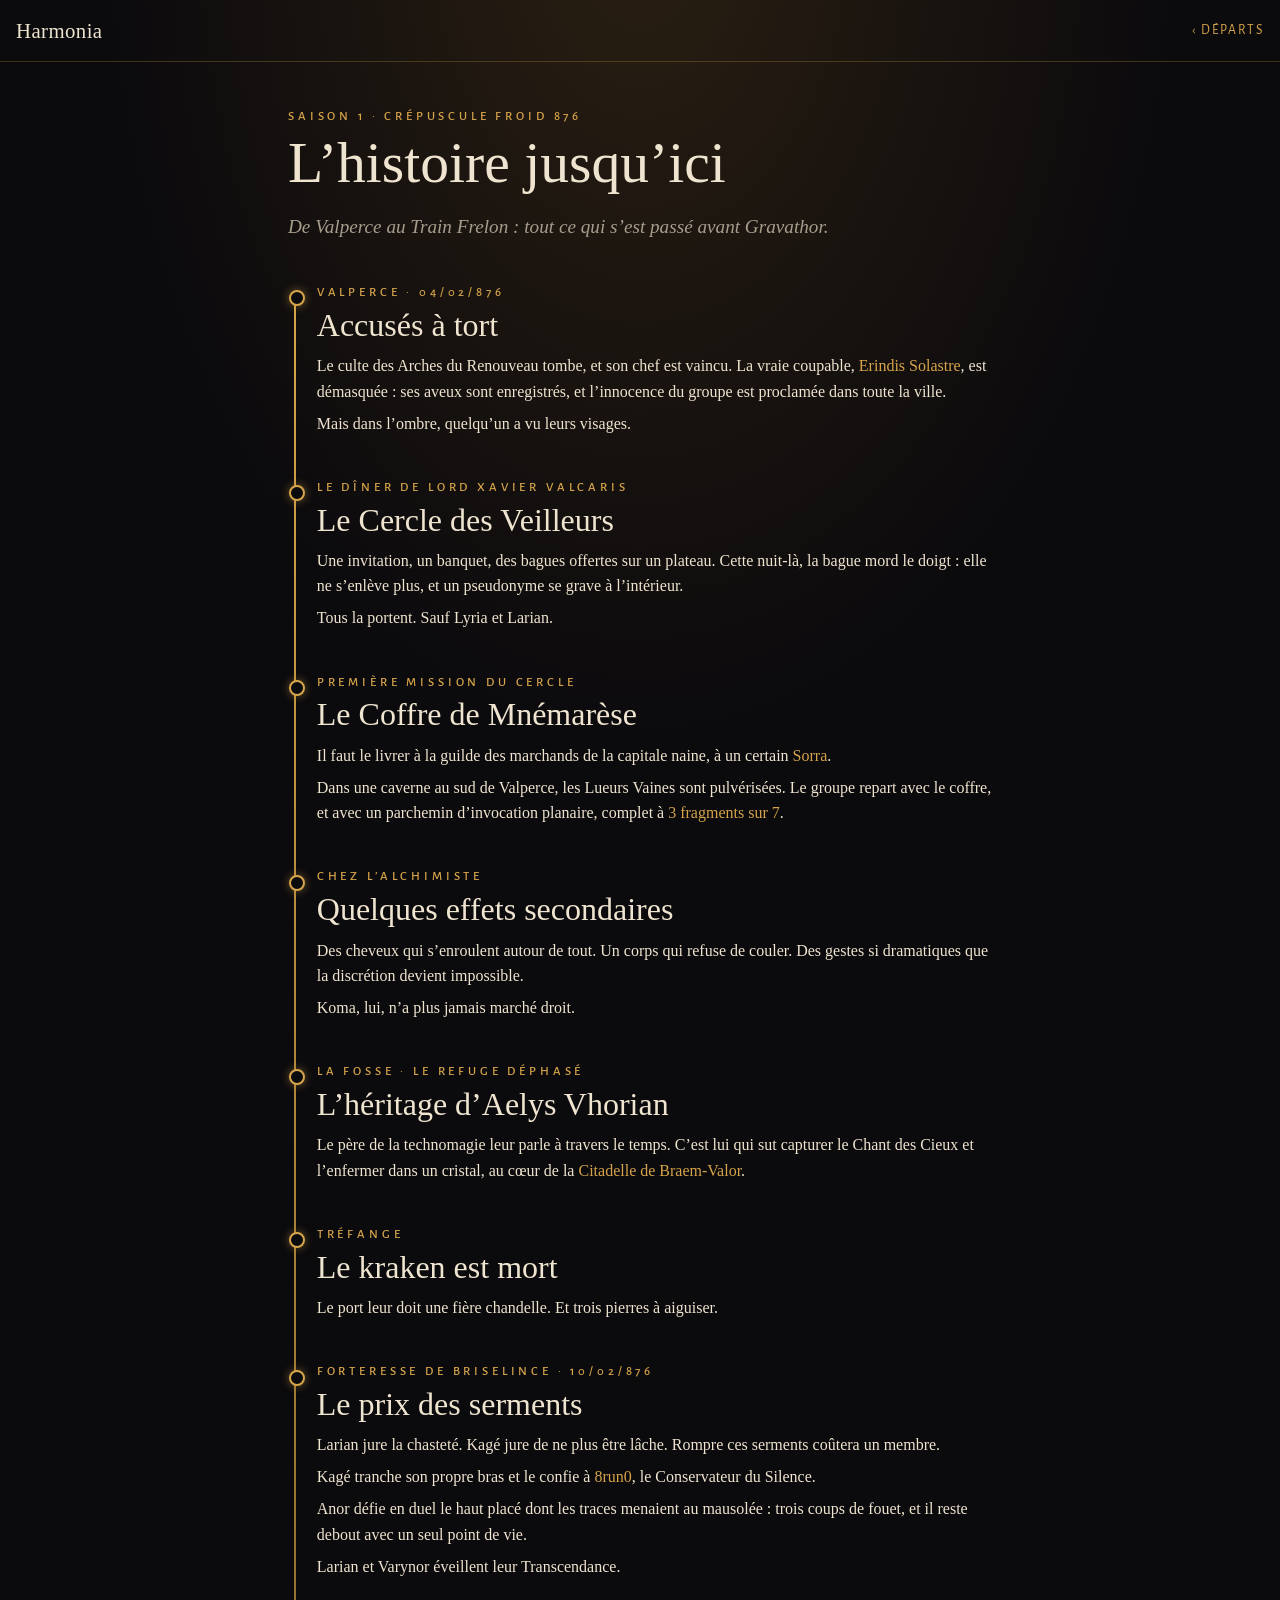
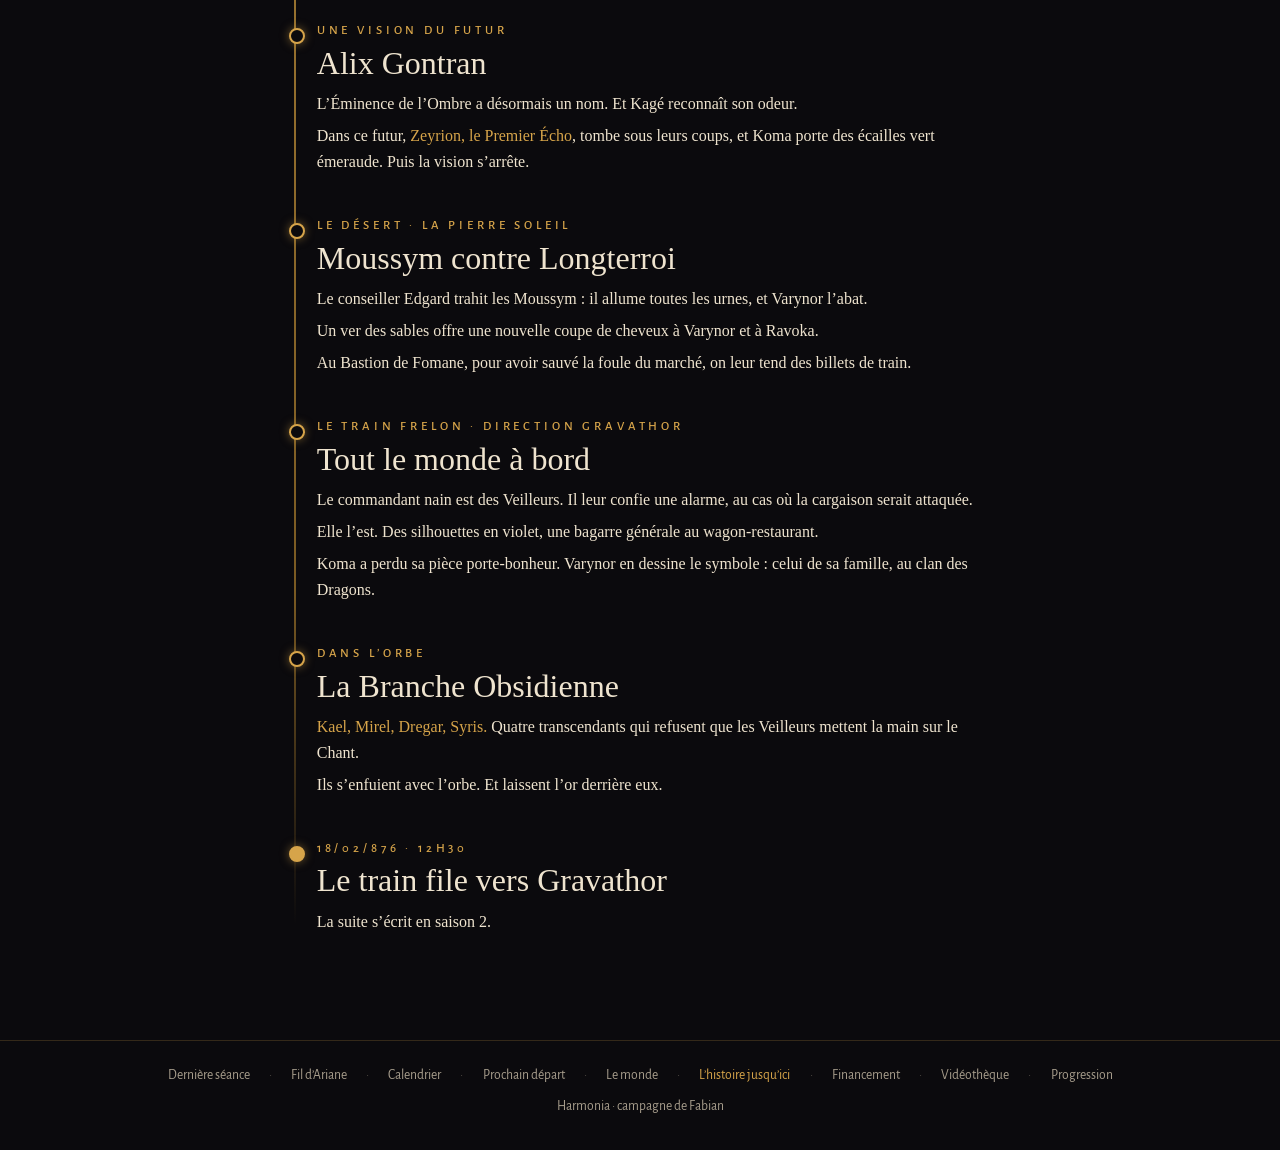
<file: histoire.html>
<!doctype html>
<html lang="fr">
<head>
<meta charset="utf-8">
<meta name="viewport" content="width=device-width, initial-scale=1, viewport-fit=cover">
<title>Harmonia · L’histoire jusqu’ici</title>
<meta name="description" content="Le résumé de la saison 1 d'Harmonia, de Valperce au Train Frelon.">
<link rel="preconnect" href="https://fonts.googleapis.com">
<link rel="preconnect" href="https://fonts.gstatic.com" crossorigin>
<link rel="stylesheet" href="https://fonts.googleapis.com/css2?family=IM+Fell+English:ital@0;1&family=IM+Fell+English+SC&family=Alegreya+Sans:wght@400;500;700&display=swap">
<link rel="stylesheet" href="style.css">
<style>
/* Une frise : chaque chapitre est une étape du voyage, reliée par un rail de laiton. */
.frise { position: relative; margin-top: 2.5rem; padding-left: 1.8rem; }
.frise::before { content: ""; position: absolute; left: 6px; top: .6rem; bottom: .6rem; width: 2px; background: linear-gradient(180deg, var(--laiton), var(--laiton-sombre) 85%, transparent); }
.etape { position: relative; margin-bottom: 2.6rem; }
.etape::before { content: ""; position: absolute; left: calc(-1.8rem + 1px); top: .45rem; width: 12px; height: 12px; border-radius: 50%; background: var(--nuit); border: 2px solid var(--laiton); box-shadow: 0 0 10px rgba(214,164,74,.5); }
.etape .kicker { display: block; margin-bottom: .2rem; }
.etape p { margin: .4rem 0; }
.etape.fin::before { background: var(--laiton); }
.suite { margin-top: 3rem; padding: 1.2rem 1.4rem; border: 1px solid rgba(214,164,74,.35); border-radius: 4px; background: rgba(214,164,74,.05); font-style: italic; }
</style>
</head>
<body>
<header class="entete">
  <a class="marque" href="index.html">Harmonia</a>
  <a href="index.html">‹ Départs</a>
</header>

<main class="page">
  <span class="kicker">Saison 1 · Crépuscule Froid 876</span>
  <h1>L’histoire jusqu’ici</h1>
  <p class="chapeau">De Valperce au Train Frelon : tout ce qui s’est passé avant Gravathor.</p>

  <div class="frise">
    <section class="etape">
      <span class="kicker">Valperce · 04/02/876</span>
      <h2>Accusés à tort</h2>
      <p>Le culte des Arches du Renouveau tombe, et son chef est vaincu. La vraie coupable, <b>Erindis Solastre</b>, est démasquée : ses aveux sont enregistrés, et l’innocence du groupe est proclamée dans toute la ville.</p>
      <p>Mais dans l’ombre, quelqu’un a vu leurs visages.</p>
    </section>

    <section class="etape">
      <span class="kicker">Le dîner de Lord Xavier Valcaris</span>
      <h2>Le Cercle des Veilleurs</h2>
      <p>Une invitation, un banquet, des bagues offertes sur un plateau. Cette nuit-là, la bague mord le doigt : elle ne s’enlève plus, et un pseudonyme se grave à l’intérieur.</p>
      <p>Tous la portent. Sauf Lyria et Larian.</p>
    </section>

    <section class="etape">
      <span class="kicker">Première mission du Cercle</span>
      <h2>Le Coffre de Mnémarèse</h2>
      <p>Il faut le livrer à la guilde des marchands de la capitale naine, à un certain <b>Sorra</b>.</p>
      <p>Dans une caverne au sud de Valperce, les Lueurs Vaines sont pulvérisées. Le groupe repart avec le coffre, et avec un parchemin d’invocation planaire, complet à <b>3 fragments sur 7</b>.</p>
    </section>

    <section class="etape">
      <span class="kicker">Chez l’alchimiste</span>
      <h2>Quelques effets secondaires</h2>
      <p>Des cheveux qui s’enroulent autour de tout. Un corps qui refuse de couler. Des gestes si dramatiques que la discrétion devient impossible.</p>
      <p>Koma, lui, n’a plus jamais marché droit.</p>
    </section>

    <section class="etape">
      <span class="kicker">La fosse · Le Refuge Déphasé</span>
      <h2>L’héritage d’Aelys Vhorian</h2>
      <p>Le père de la technomagie leur parle à travers le temps. C’est lui qui sut capturer le Chant des Cieux et l’enfermer dans un cristal, au cœur de la <b>Citadelle de Braem-Valor</b>.</p>
    </section>

    <section class="etape">
      <span class="kicker">Tréfange</span>
      <h2>Le kraken est mort</h2>
      <p>Le port leur doit une fière chandelle. Et trois pierres à aiguiser.</p>
    </section>

    <section class="etape">
      <span class="kicker">Forteresse de Briselince · 10/02/876</span>
      <h2>Le prix des serments</h2>
      <p>Larian jure la chasteté. Kagé jure de ne plus être lâche. Rompre ces serments coûtera un membre.</p>
      <p>Kagé tranche son propre bras et le confie à <b>8run0</b>, le Conservateur du Silence.</p>
      <p>Anor défie en duel le haut placé dont les traces menaient au mausolée : trois coups de fouet, et il reste debout avec un seul point de vie.</p>
      <p>Larian et Varynor éveillent leur Transcendance.</p>
    </section>

    <section class="etape">
      <span class="kicker">Une vision du futur</span>
      <h2>Alix Gontran</h2>
      <p>L’Éminence de l’Ombre a désormais un nom. Et Kagé reconnaît son odeur.</p>
      <p>Dans ce futur, <b>Zeyrion, le Premier Écho</b>, tombe sous leurs coups, et Koma porte des écailles vert émeraude. Puis la vision s’arrête.</p>
    </section>

    <section class="etape">
      <span class="kicker">Le désert · La Pierre Soleil</span>
      <h2>Moussym contre Longterroi</h2>
      <p>Le conseiller Edgard trahit les Moussym : il allume toutes les urnes, et Varynor l’abat.</p>
      <p>Un ver des sables offre une nouvelle coupe de cheveux à Varynor et à Ravoka.</p>
      <p>Au Bastion de Fomane, pour avoir sauvé la foule du marché, on leur tend des billets de train.</p>
    </section>

    <section class="etape">
      <span class="kicker">Le Train Frelon · Direction Gravathor</span>
      <h2>Tout le monde à bord</h2>
      <p>Le commandant nain est des Veilleurs. Il leur confie une alarme, au cas où la cargaison serait attaquée.</p>
      <p>Elle l’est. Des silhouettes en violet, une bagarre générale au wagon-restaurant.</p>
      <p>Koma a perdu sa pièce porte-bonheur. Varynor en dessine le symbole : celui de sa famille, au clan des Dragons.</p>
    </section>

    <section class="etape">
      <span class="kicker">Dans l’orbe</span>
      <h2>La Branche Obsidienne</h2>
      <p><b>Kael, Mirel, Dregar, Syris.</b> Quatre transcendants qui refusent que les Veilleurs mettent la main sur le Chant.</p>
      <p>Ils s’enfuient avec l’orbe. Et laissent l’or derrière eux.</p>
    </section>

    <section class="etape fin">
      <span class="kicker">18/02/876 · 12h30</span>
      <h2>Le train file vers Gravathor</h2>
      <p>La suite s’écrit en saison 2.</p>
    </section>
  </div>
</main>

<footer class="pied">
  <nav id="menuSimple" aria-label="Menu simple"></nav>
  Harmonia · campagne de Fabian
</footer>
<script src="donnees.js"></script>
<script src="commun.js" defer></script>
</body>
</html>
</file>
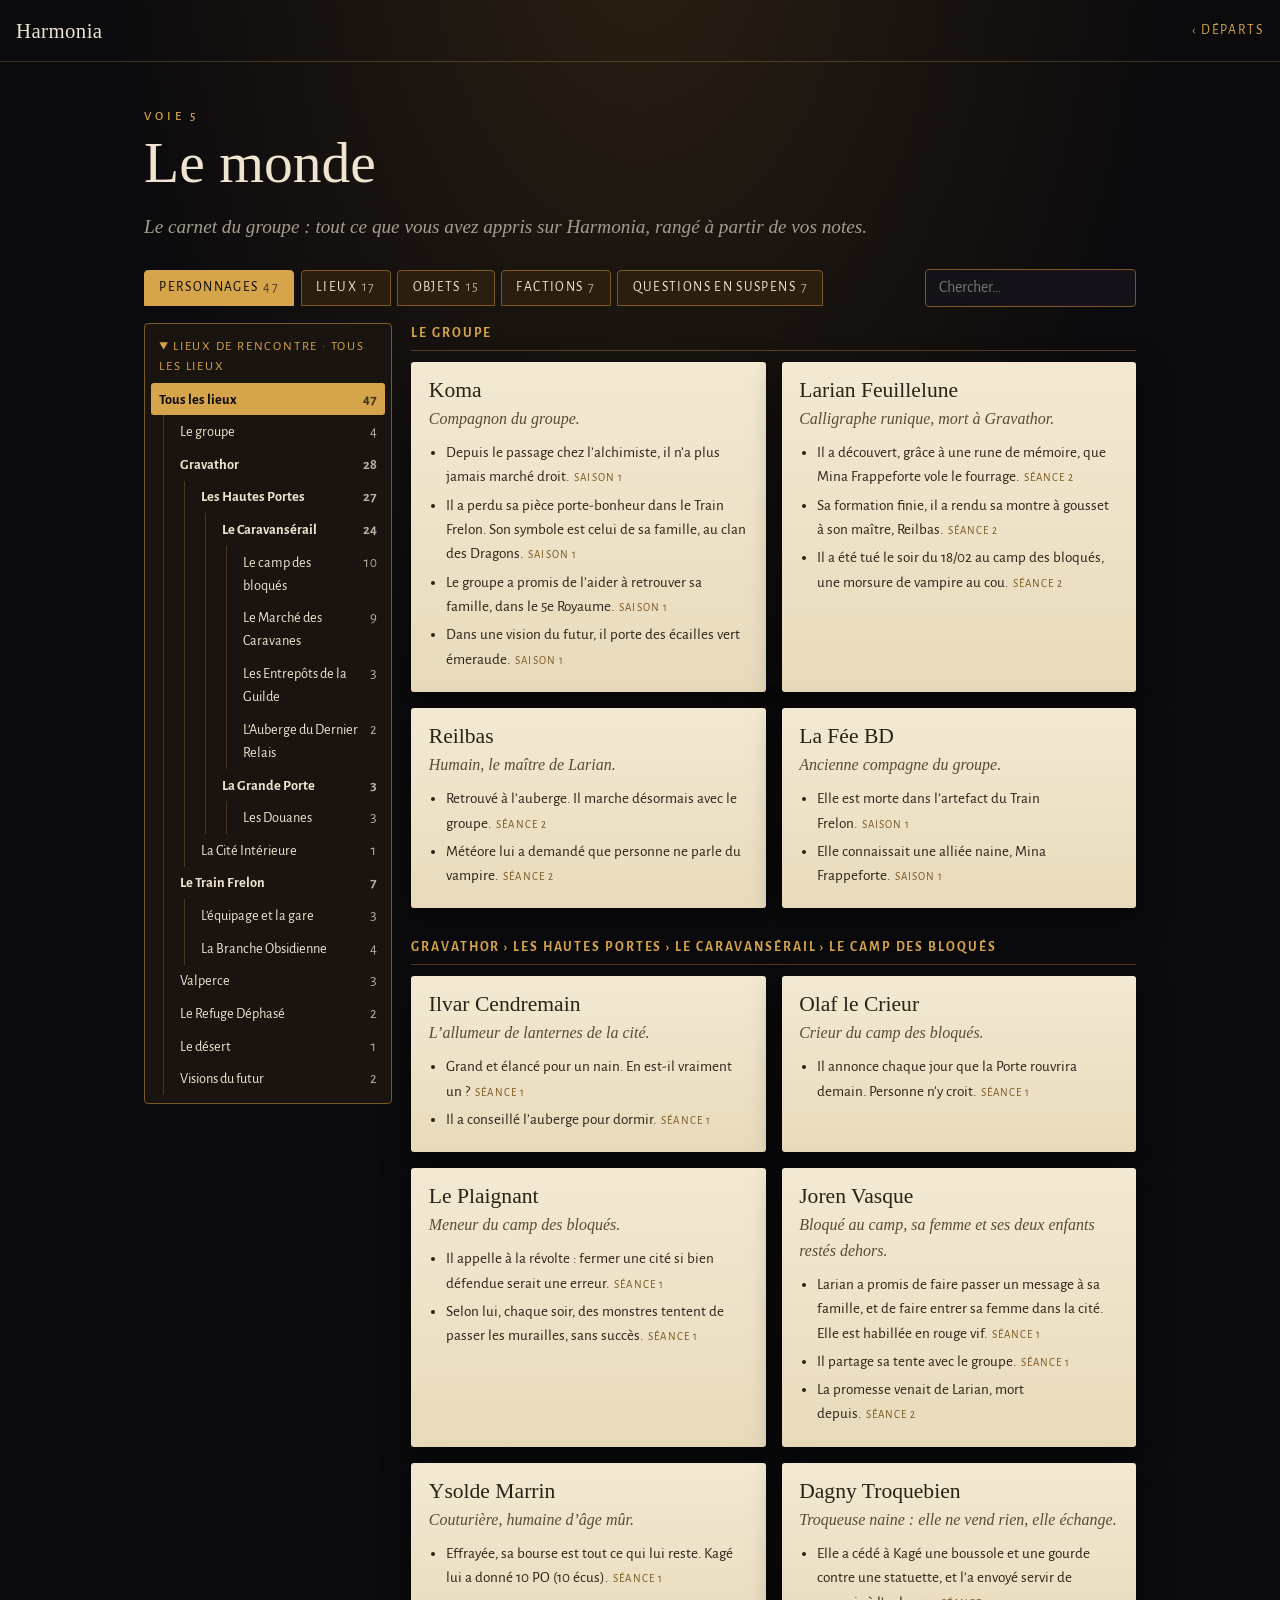
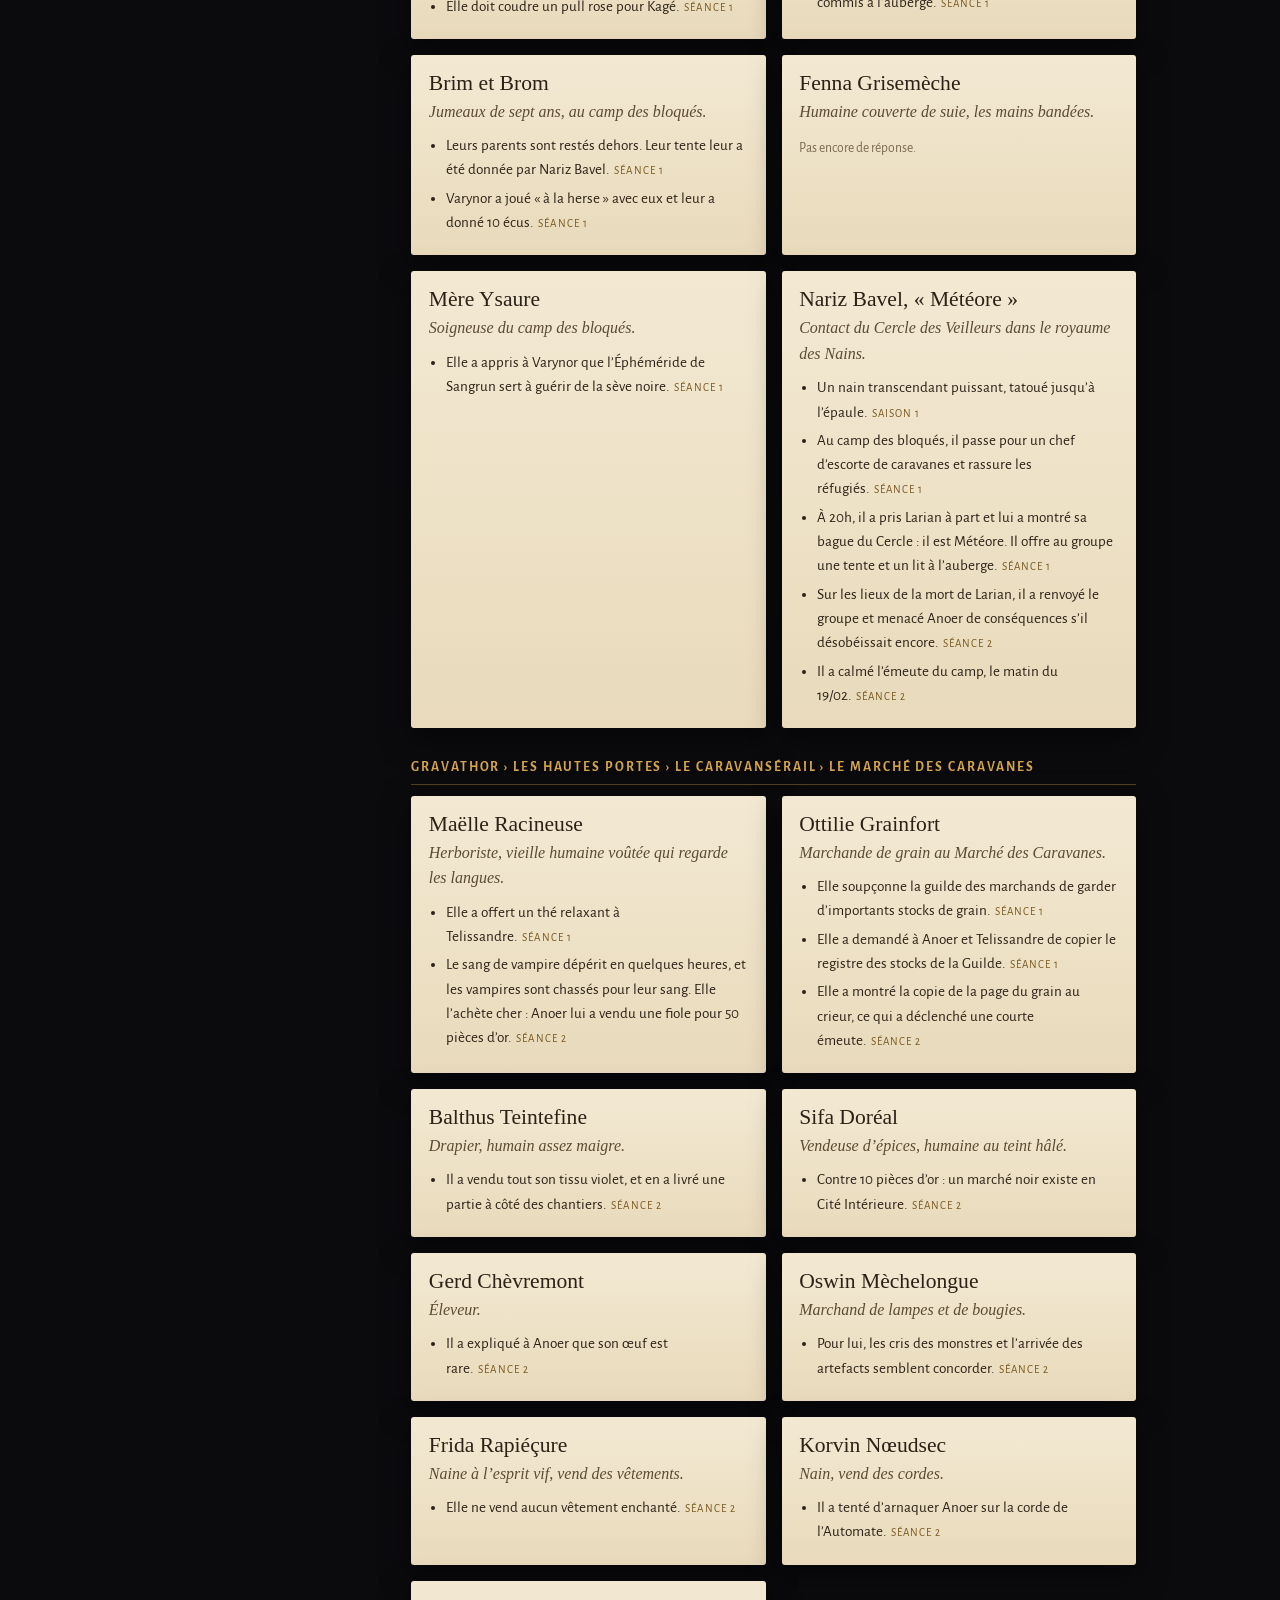
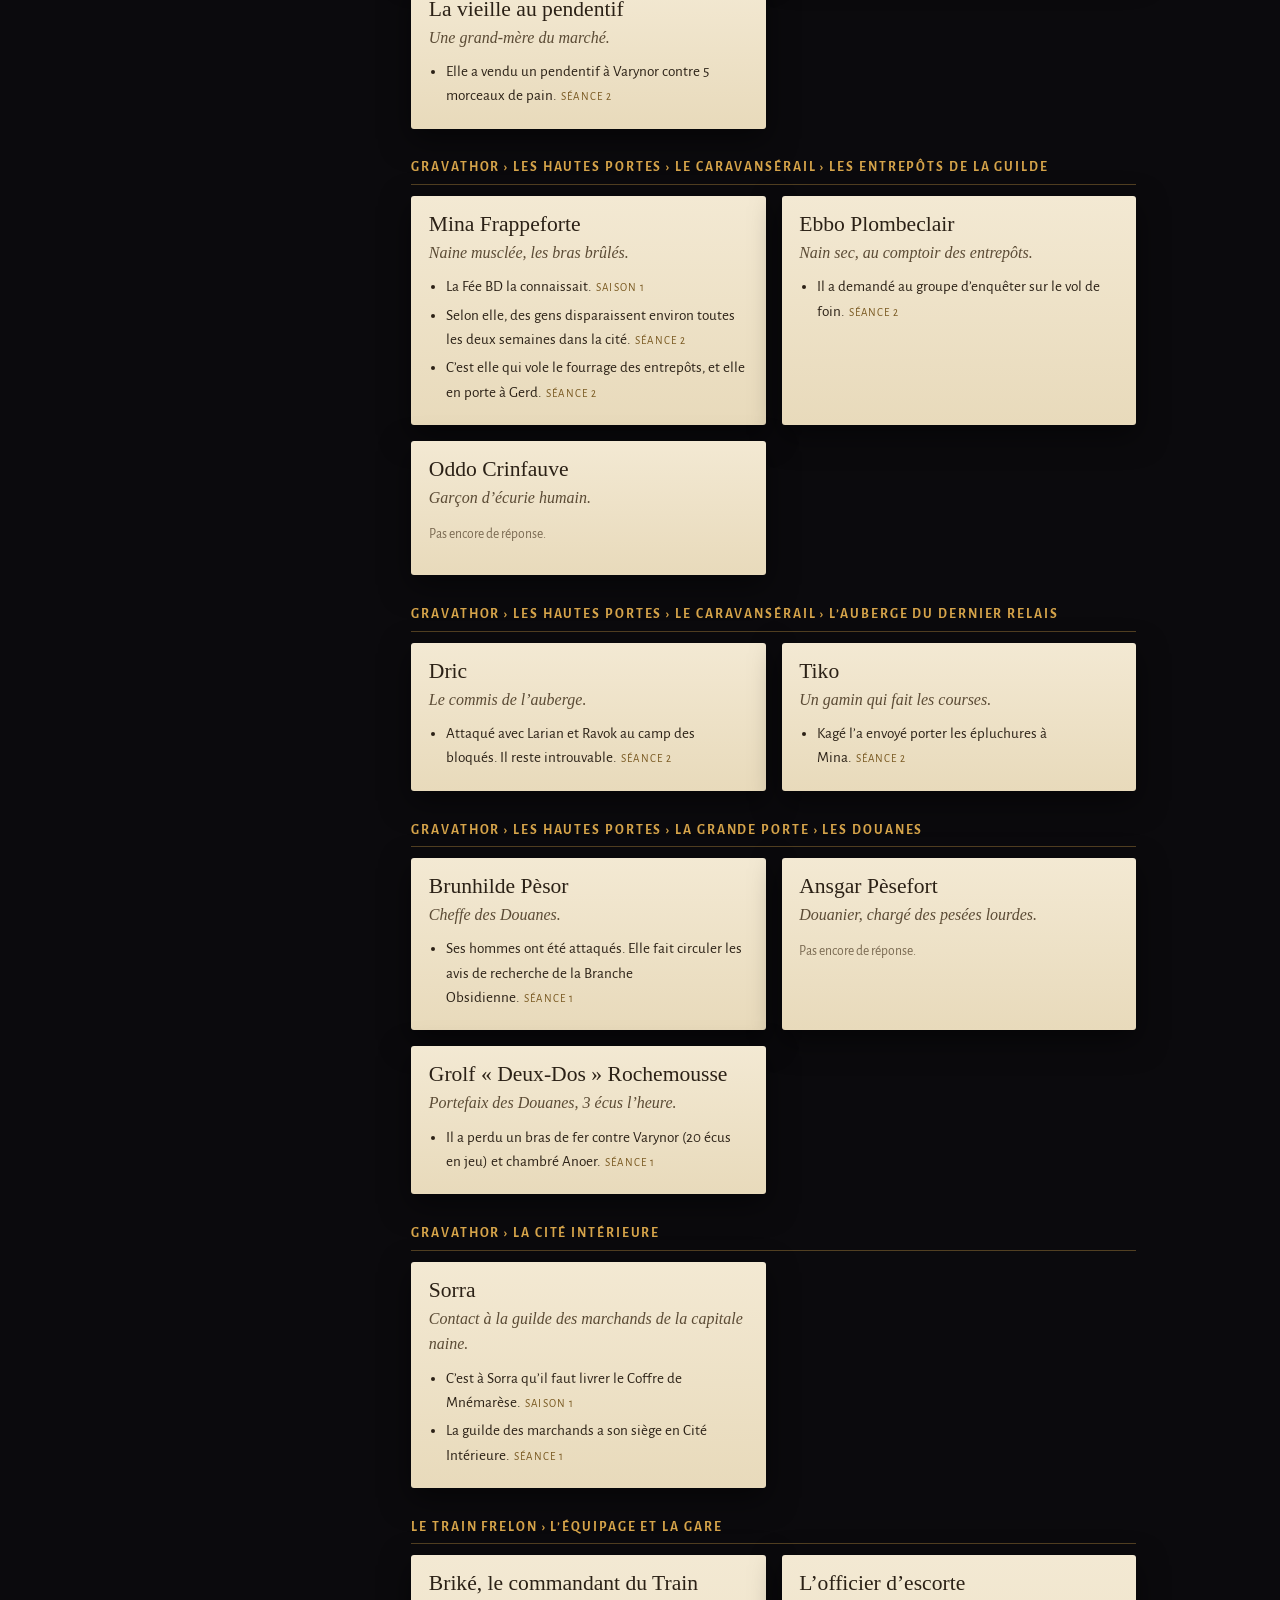
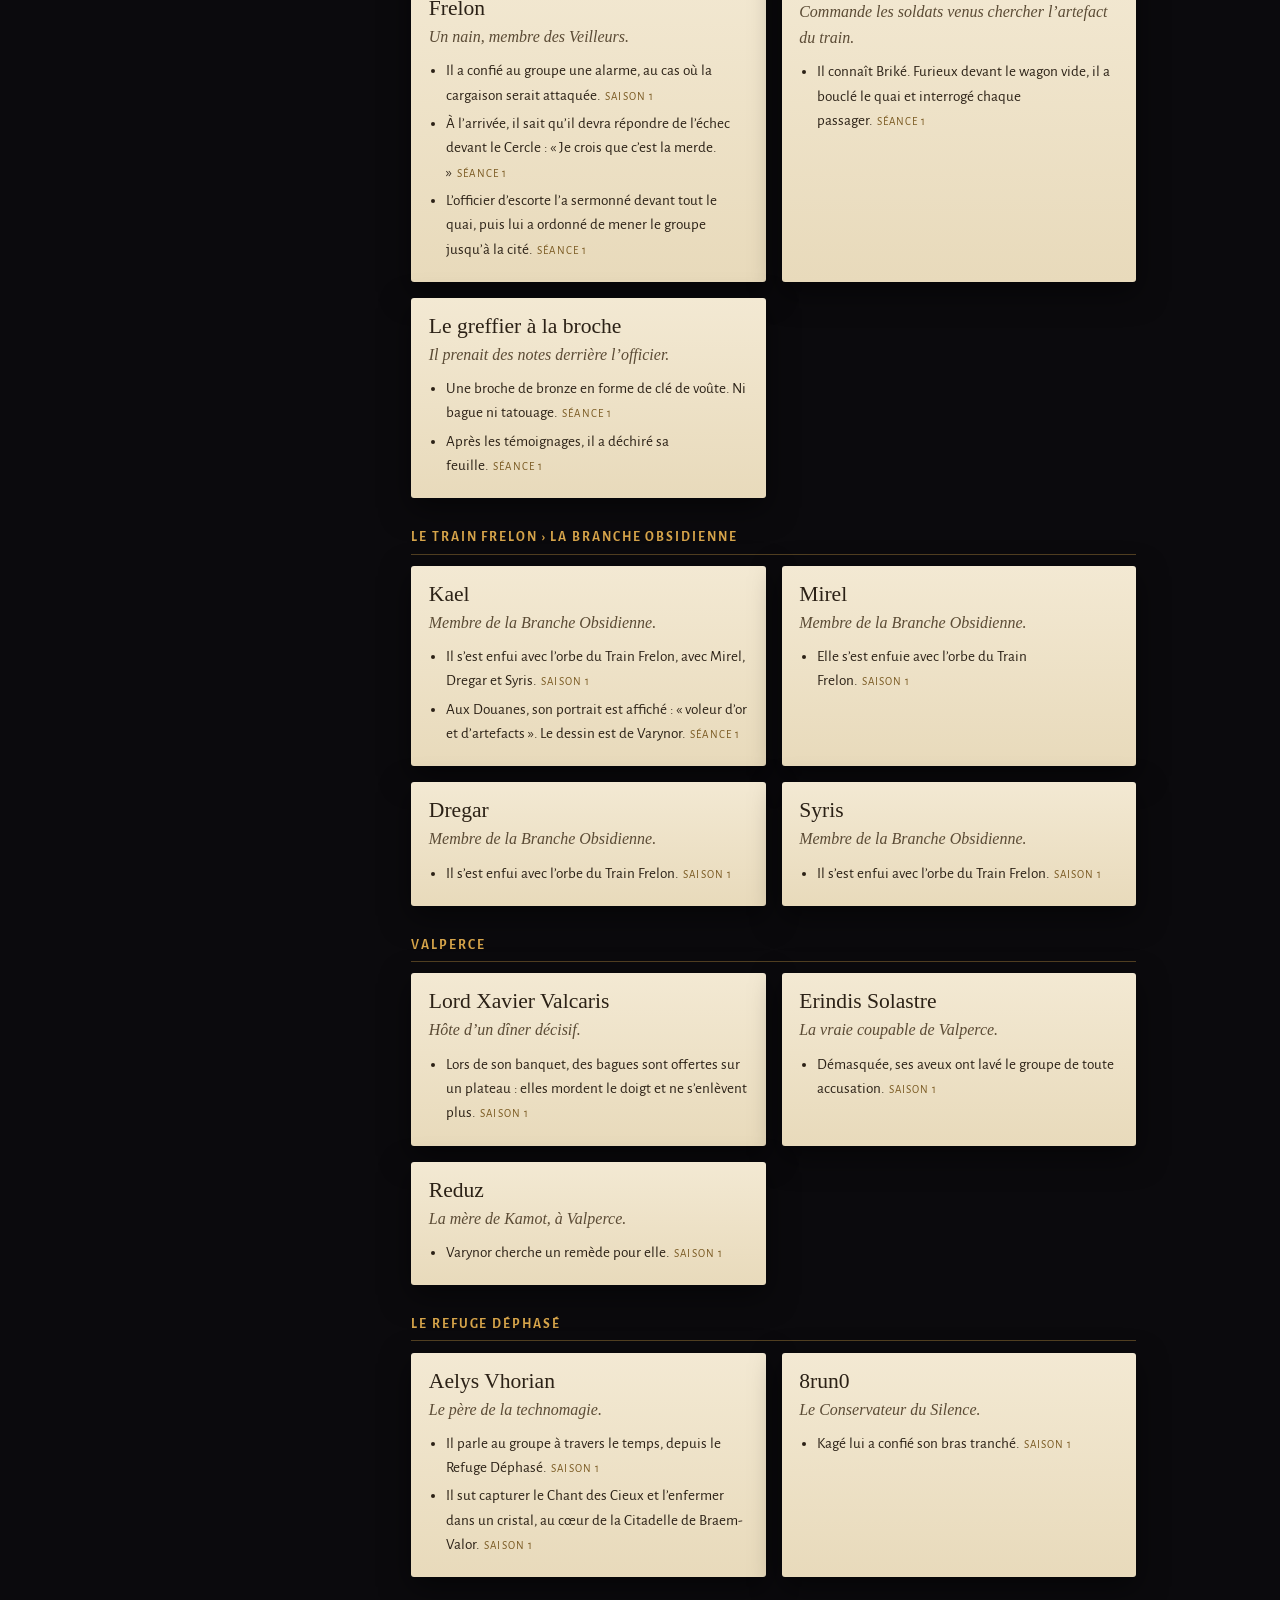
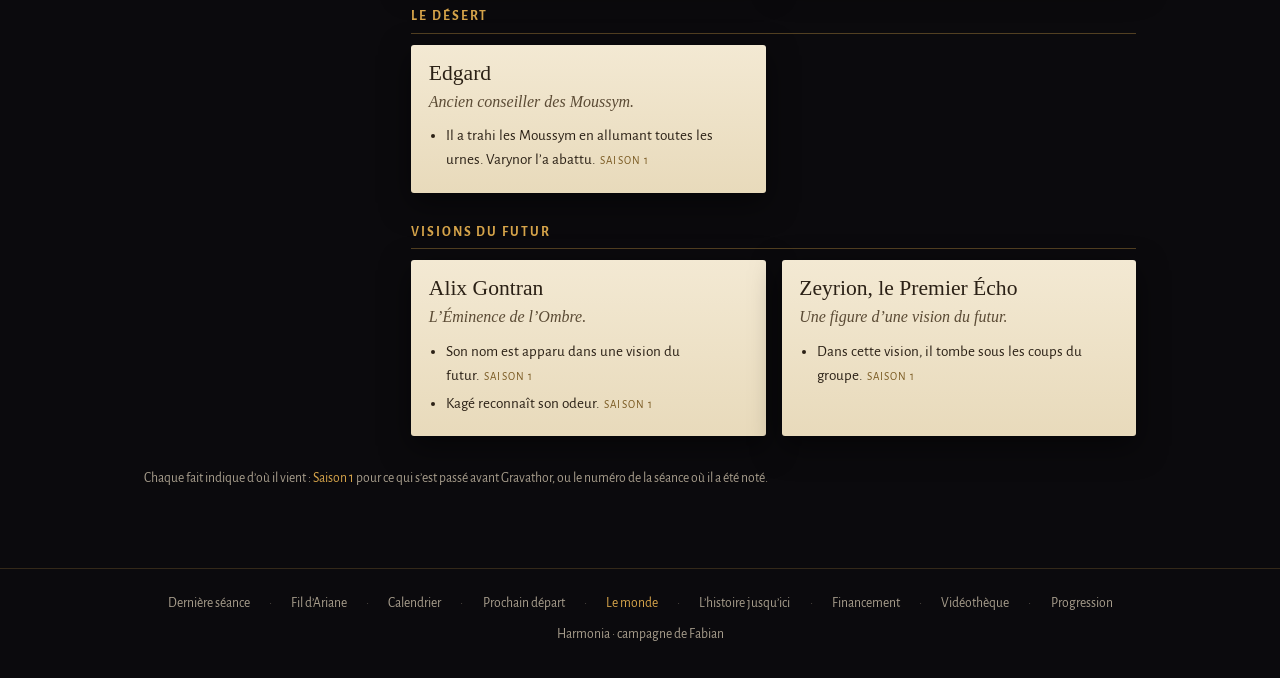
<file: monde.html>
<!doctype html>
<html lang="fr">
<head>
<meta charset="utf-8">
<meta name="viewport" content="width=device-width, initial-scale=1, viewport-fit=cover">
<title>Harmonia · Le monde</title>
<meta name="description" content="Le carnet du groupe : les personnages, lieux, objets, factions et questions d'Harmonia, d'après les notes des joueurs.">
<link rel="preconnect" href="https://fonts.googleapis.com">
<link rel="preconnect" href="https://fonts.gstatic.com" crossorigin>
<link rel="stylesheet" href="https://fonts.googleapis.com/css2?family=IM+Fell+English:ital@0;1&family=IM+Fell+English+SC&family=Alegreya+Sans:wght@400;500;700&display=swap">
<link rel="stylesheet" href="style.css">
<style>
/* Le carnet du groupe : onglets en intercalaires de cuir, fiches sur papier, la source de chaque fait. */
.page.large { max-width: 64rem; }
.outils { display: flex; flex-wrap: wrap; gap: .8rem 1rem; align-items: center; justify-content: space-between; margin-top: 1.6rem; }
.onglets { display: flex; flex-wrap: wrap; gap: .4rem; }
.onglets button {
  font-family: var(--f-ui); font-size: .85rem; letter-spacing: .1em; text-transform: uppercase; cursor: pointer;
  color: var(--parchemin); background: #2a1e10; border: 1px solid var(--laiton-sombre); border-radius: 4px 4px 0 0; padding: .55rem .9rem;
}
.onglets button[aria-selected="true"] { background: var(--laiton); color: var(--nuit); border-color: var(--laiton); }
.onglets button span { opacity: .7; margin-left: .3rem; }
.recherche input { font-family: var(--f-ui); font-size: 1rem; color: var(--parchemin); background: #15121a; border: 1px solid var(--laiton-sombre); border-radius: 4px; padding: .55rem .8rem; width: min(100%, 16rem); }
.fiches { display: grid; grid-template-columns: repeat(auto-fill, minmax(17rem, 1fr)); gap: 1rem; margin-top: 1rem; }
.fiche { background: linear-gradient(180deg, #f3e9d3, #e8dabb); color: #2b2116; border-radius: 3px; padding: 1rem 1.1rem; box-shadow: 0 10px 30px rgba(0,0,0,.5); }
.fiche h2 { color: #2b2116; font-size: 1.35rem; margin: 0 0 .2rem; }
.fiche .resume { font-style: italic; color: #5b4b35; margin: 0 0 .6rem; }
.fiche ul { margin: 0; padding-left: 1.1rem; font-family: var(--f-ui); font-size: .95rem; }
.fiche li { margin: .25rem 0; }
.fiche .source { font-size: .7rem; letter-spacing: .1em; text-transform: uppercase; color: #7a5a22; margin-left: .3rem; white-space: nowrap; }
.fiche .rien { font-family: var(--f-ui); font-size: .85rem; color: #7a6a52; }
.corps.avec-arbre { display: grid; grid-template-columns: 15.5rem 1fr; gap: 1.2rem; align-items: start; margin-top: 1rem; }
.corps.avec-arbre .fiches { margin-top: 0; }
@media (max-width: 760px) { .corps.avec-arbre { grid-template-columns: 1fr; } }
.arbre { position: sticky; top: 1rem; font-family: var(--f-ui); background: #1a1410; border: 1px solid var(--laiton-sombre); border-radius: 4px; padding: .5rem .4rem; }
.arbre[hidden] { display: none; }
.arbre summary { cursor: pointer; font-size: .8rem; letter-spacing: .14em; text-transform: uppercase; color: var(--laiton); padding: .3rem .5rem; }
.arbre ul { list-style: none; margin: 0; padding: 0; }
.arbre ul ul { margin-left: .75rem; padding-left: .5rem; border-left: 1px solid rgba(214,164,74,.25); }
.arbre button { display: flex; width: 100%; justify-content: space-between; gap: .6rem; text-align: left; font: inherit; font-size: .9rem; color: var(--parchemin); background: none; border: 0; border-radius: 3px; padding: .3rem .5rem; cursor: pointer; }
.arbre button:hover { background: rgba(214,164,74,.12); }
.arbre button.branche { font-weight: 700; }
.arbre button[aria-current="true"] { background: var(--laiton); color: var(--nuit); }
.arbre button .nb { opacity: .75; font-variant-numeric: tabular-nums; }
.fiches h3.groupe { grid-column: 1 / -1; margin: .8rem 0 -.3rem; font-family: var(--f-ui); font-size: .85rem; letter-spacing: .14em; text-transform: uppercase; color: var(--laiton); border-bottom: 1px solid rgba(214,164,74,.35); padding-bottom: .3rem; }
.fiches h3.groupe:first-child { margin-top: 0; }
.vide { margin-top: 1.4rem; color: var(--cendre); font-style: italic; }
.note-source { margin-top: 2rem; font-family: var(--f-ui); font-size: .85rem; color: var(--cendre); }
</style>
</head>
<body>
<header class="entete">
  <a class="marque" href="index.html">Harmonia</a>
  <a href="index.html">‹ Départs</a>
</header>

<main class="page large">
  <span class="kicker">Voie 5</span>
  <h1>Le monde</h1>
  <p class="chapeau">Le carnet du groupe : tout ce que vous avez appris sur Harmonia, rangé à partir de vos notes.</p>

  <div class="outils">
    <div class="onglets" role="tablist" id="onglets" aria-label="Catégories"></div>
    <label class="recherche"><span class="lisible">Chercher une fiche</span><input type="search" id="recherche" placeholder="Chercher…" autocomplete="off"></label>
  </div>
  <div class="corps" id="corps">
    <details class="arbre" id="arbre" open hidden><summary>Lieux de rencontre · <span id="arbreChoix">Tous les lieux</span></summary><ul id="arbreRacine"></ul></details>
    <div class="fiches" id="fiches" role="tabpanel"></div>
  </div>
  <p class="vide" id="vide" hidden>Aucune fiche ne correspond.</p>

  <p class="note-source">Chaque fait indique d’où il vient : <b>Saison 1</b> pour ce qui s’est passé avant Gravathor, ou le numéro de la séance où il a été noté.</p>
</main>

<footer class="pied">
  <nav id="menuSimple" aria-label="Menu simple"></nav>
  Harmonia · campagne de Fabian
</footer>
<style>.lisible { position: absolute; width: 1px; height: 1px; overflow: hidden; clip: rect(0 0 0 0); white-space: nowrap; }</style>
<script src="donnees.js"></script>
<script src="monde.js"></script>
<script src="commun.js" defer></script>
<script>
(() => {
  const M = window.HARMONIA_MONDE;
  const CATEGORIES = [['personnages', 'Personnages'], ['lieux', 'Lieux'], ['objets', 'Objets'], ['factions', 'Factions'], ['questions', 'Questions en suspens']];
  const sourceLisible = s => s === 'S1' ? 'Saison 1' : 'Séance ' + s.replace(/^S2-0?/, '');
  const sansAccents = t => t.normalize('NFD').replace(/[̀-ͯ]/g, '').toLowerCase();
  let courante = CATEGORIES[0][0], selection = '';
  const FEUILLES = M.groupesPersonnages || [], SEP = ' › ';
  const arbre = document.getElementById('arbre'), corps = document.getElementById('corps');
  const dans = (lieu, chemin) => !chemin || lieu === chemin || (lieu || '').startsWith(chemin + SEP);
  const onglets = document.getElementById('onglets'), fiches = document.getElementById('fiches'), recherche = document.getElementById('recherche');

  CATEGORIES.forEach(([cle, nom]) => {
    const b = document.createElement('button'); b.type = 'button'; b.setAttribute('role', 'tab'); b.dataset.cle = cle;
    b.innerHTML = `${nom}<span>${(M[cle] || []).length}</span>`;
    b.addEventListener('click', () => { courante = cle; afficher(); });
    onglets.appendChild(b);
  });

  // Personnages : l'arbre des lieux. Chaque nœud affiche son nombre de fiches ; cliquer une branche affiche toutes ses feuilles.
  const racine = { nom: 'Tous les lieux', chemin: '', enfants: [] };
  FEUILLES.forEach(feuille => {
    let n = racine;
    feuille.split(SEP).forEach((nom, i, t) => {
      const chemin = t.slice(0, i + 1).join(SEP);
      let e = n.enfants.find(x => x.chemin === chemin);
      if (!e) { e = { nom, chemin, enfants: [] }; n.enfants.push(e); }
      n = e;
    });
  });
  const boutons = [], petitEcran = matchMedia('(max-width: 760px)');
  (function dessiner(n, ul) {
    const li = document.createElement('li'), b = document.createElement('button');
    b.type = 'button'; b.dataset.chemin = n.chemin; if (n.enfants.length) b.className = 'branche';
    const nb = M.personnages.filter(p => dans(p.lieu, n.chemin)).length;
    b.innerHTML = '<span></span><span class="nb"></span>'; b.firstChild.textContent = n.nom; b.lastChild.textContent = nb;
    b.addEventListener('click', () => {
      selection = n.chemin; document.getElementById('arbreChoix').textContent = n.nom;
      if (petitEcran.matches) arbre.open = false; // sur téléphone, on replie l'arbre pour voir les fiches
      afficher();
    });
    boutons.push(b); li.appendChild(b);
    if (n.enfants.length) { const sous = document.createElement('ul'); n.enfants.forEach(e => dessiner(e, sous)); li.appendChild(sous); }
    ul.appendChild(li);
  })(racine, document.getElementById('arbreRacine'));
  if (petitEcran.matches) arbre.open = false;

  function carte(f) {
    const a = document.createElement('article'); a.className = 'fiche';
    const h = document.createElement('h2'); h.textContent = f.nom; a.appendChild(h);
    if (f.resume) { const p = document.createElement('p'); p.className = 'resume'; p.textContent = f.resume; a.appendChild(p); }
    if (f.faits.length) {
      const ul = document.createElement('ul');
      f.faits.forEach(([texte, src]) => {
        const li = document.createElement('li'); li.textContent = texte;
        const s = document.createElement('span'); s.className = 'source'; s.textContent = sourceLisible(src); li.appendChild(s);
        ul.appendChild(li);
      });
      a.appendChild(ul);
    } else { const p = document.createElement('p'); p.className = 'rien'; p.textContent = 'Pas encore de réponse.'; a.appendChild(p); }
    return a;
  }

  function afficher() {
    onglets.querySelectorAll('button').forEach(b => b.setAttribute('aria-selected', String(b.dataset.cle === courante)));
    const q = sansAccents(recherche.value.trim());
    // la recherche fouille toutes les catégories ; sans recherche, on affiche l'onglet choisi
    const liste = q ? CATEGORIES.flatMap(([c]) => M[c] || []) : (M[courante] || []);
    const trouvees = liste.filter(f => !q || sansAccents([f.nom, f.resume, ...f.faits.map(x => x[0])].join(' ')).includes(q));
    fiches.innerHTML = '';
    const parLieu = courante === 'personnages' && !q;
    arbre.hidden = !parLieu; corps.classList.toggle('avec-arbre', parLieu);
    boutons.forEach(b => b.setAttribute('aria-current', String(b.dataset.chemin === selection)));
    if (parLieu) {
      // une feuille = un titre (son chemin sous la sélection), puis ses fiches
      FEUILLES.filter(f => dans(f, selection)).forEach(feuille => {
        const dedans = trouvees.filter(f => f.lieu === feuille);
        if (!dedans.length) return;
        if (feuille !== selection) {
          const t = document.createElement('h3'); t.className = 'groupe';
          t.textContent = selection ? feuille.slice(selection.length + SEP.length) : feuille;
          fiches.appendChild(t);
        }
        dedans.forEach(f => fiches.appendChild(carte(f)));
      });
      const orphelins = trouvees.filter(f => !FEUILLES.includes(f.lieu));
      if (!selection && orphelins.length) {
        const t = document.createElement('h3'); t.className = 'groupe'; t.textContent = 'Ailleurs'; fiches.appendChild(t);
        orphelins.forEach(f => fiches.appendChild(carte(f)));
      }
    } else trouvees.forEach(f => fiches.appendChild(carte(f)));
    document.getElementById('vide').hidden = trouvees.length > 0;
  }
  recherche.addEventListener('input', afficher);
  afficher();
})();
</script>
</body>
</html>
</file>
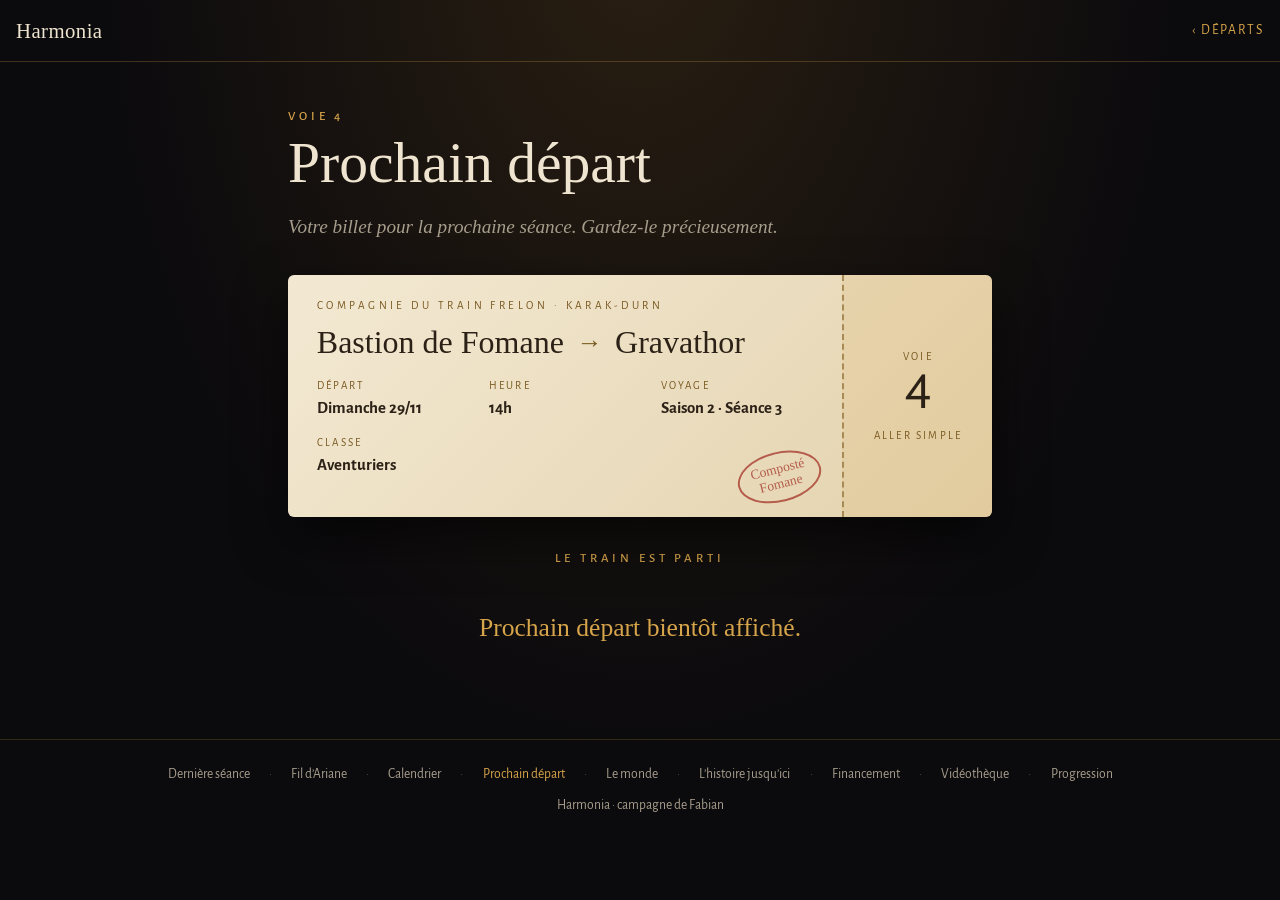
<file: prochaine.html>
<!doctype html>
<html lang="fr">
<head>
<meta charset="utf-8">
<meta name="viewport" content="width=device-width, initial-scale=1, viewport-fit=cover">
<title>Harmonia · Prochain départ</title>
<meta name="description" content="La prochaine séance d'Harmonia et le compte à rebours.">
<link rel="preconnect" href="https://fonts.googleapis.com">
<link rel="preconnect" href="https://fonts.gstatic.com" crossorigin>
<link rel="stylesheet" href="https://fonts.googleapis.com/css2?family=IM+Fell+English:ital@0;1&family=IM+Fell+English+SC&family=Alegreya+Sans:wght@400;500;700&family=Overpass+Mono:wght@600&display=swap">
<link rel="stylesheet" href="style.css">
<style>
/* Un billet du Train Frelon : talon perforé, tampon de compostage, compte à rebours. */
.billet {
  margin-top: 2rem; display: grid; grid-template-columns: 1fr auto; color: #2b2116;
  background: linear-gradient(135deg, #f3e9d3, #e3d2ad); border-radius: 6px; box-shadow: 0 20px 50px rgba(0,0,0,.6); overflow: hidden; position: relative;
}
.billet .corps { padding: 1.4rem clamp(1rem, 4vw, 1.8rem); }
.billet .talon { width: clamp(84px, 22vw, 150px); padding: 1.4rem .8rem; border-left: 2px dashed #a88a55; display: flex; flex-direction: column; align-items: center; justify-content: center; gap: .4rem; text-align: center; background: rgba(214,164,74,.15); }
.billet .compagnie { font-family: var(--f-ui); font-size: .72rem; letter-spacing: .3em; text-transform: uppercase; color: #7a5a22; }
.trajet { display: flex; align-items: center; gap: .8rem; flex-wrap: wrap; margin: .6rem 0 1rem; font-family: var(--f-titre); font-size: clamp(1.4rem, 5vw, 2rem); line-height: 1.1; }
.trajet .fleche { color: #7a5a22; font-size: .8em; }
.champs { display: grid; grid-template-columns: repeat(auto-fit, minmax(9rem, 1fr)); gap: .8rem 1.2rem; font-family: var(--f-ui); }
.champs dt { font-size: .7rem; letter-spacing: .2em; text-transform: uppercase; color: #7a5a22; }
.champs dd { margin: 0; font-size: 1.05rem; font-weight: 700; }
.talon .voie { font-family: "Overpass Mono", monospace; font-size: clamp(2rem, 7vw, 3rem); line-height: 1; }
.talon small { font-family: var(--f-ui); font-size: .7rem; letter-spacing: .2em; text-transform: uppercase; color: #7a5a22; }
.composte { position: absolute; right: clamp(100px, 25vw, 170px); bottom: 1rem; transform: rotate(-14deg); font-family: var(--f-titre); color: rgba(160,40,30,.7); border: 2px solid rgba(160,40,30,.7); border-radius: 50%; padding: .5rem .8rem; font-size: .85rem; text-align: center; line-height: 1.1; }

.decompte { margin-top: 2rem; text-align: center; }
.decompte .kicker { display: block; margin-bottom: .8rem; }
.chiffres { display: flex; justify-content: center; gap: clamp(.6rem, 4vw, 2rem); }
.chiffres div { display: flex; flex-direction: column; align-items: center; gap: .3rem; min-width: 3.5rem; }
.chiffres b { font-family: "Overpass Mono", monospace; font-size: clamp(2rem, 9vw, 3.6rem); color: #ffcf6a; line-height: 1; text-shadow: 0 0 14px rgba(255,190,80,.4); font-variant-numeric: tabular-nums; }
.chiffres span { font-family: var(--f-ui); font-size: .7rem; letter-spacing: .26em; text-transform: uppercase; color: var(--cendre); }
.etat { font-family: var(--f-titre); font-size: 1.6rem; color: var(--laiton); }
@media (max-width: 520px) { .billet { grid-template-columns: 1fr; } .billet .talon { width: auto; flex-direction: row; justify-content: space-around; border-left: 0; border-top: 2px dashed #a88a55; } .composte { right: 1rem; bottom: 5.5rem; } }
</style>
</head>
<body>
<header class="entete">
  <a class="marque" href="index.html">Harmonia</a>
  <a href="index.html">‹ Départs</a>
</header>

<main class="page">
  <span class="kicker">Voie 4</span>
  <h1>Prochain départ</h1>
  <p class="chapeau">Votre billet pour la prochaine séance. Gardez-le précieusement.</p>

  <article class="billet" aria-label="Billet de la prochaine séance">
    <div class="corps">
      <div class="compagnie">Compagnie du Train Frelon · Karak-Durn</div>
      <div class="trajet"><span>Bastion de Fomane</span><span class="fleche" aria-hidden="true">→</span><span>Gravathor</span></div>
      <dl class="champs">
        <div><dt>Départ</dt><dd id="jour"></dd></div>
        <div><dt>Heure</dt><dd id="heure"></dd></div>
        <div><dt>Voyage</dt><dd id="quoi"></dd></div>
        <div><dt>Classe</dt><dd>Aventuriers</dd></div>
      </dl>
    </div>
    <div class="talon"><small>Voie</small><span class="voie">4</span><small>Aller simple</small></div>
    <span class="composte" aria-hidden="true">Composté<br>Fomane</span>
  </article>

  <section class="decompte" aria-live="polite">
    <span class="kicker" id="decompteTitre">Départ dans</span>
    <div class="chiffres" id="chiffres">
      <div><b id="j">--</b><span>jours</span></div>
      <div><b id="h">--</b><span>heures</span></div>
      <div><b id="m">--</b><span>minutes</span></div>
      <div><b id="s">--</b><span>secondes</span></div>
    </div>
  </section>
</main>

<footer class="pied">
  <nav id="menuSimple" aria-label="Menu simple"></nav>
  Harmonia · campagne de Fabian
</footer>
<script src="donnees.js"></script>
<script src="commun.js" defer></script>
<script>
(() => {
  const p = window.HARMONIA.prochaineSeance;
  document.getElementById('jour').textContent = p.libelle;
  document.getElementById('heure').textContent = p.heure || 'à préciser';
  document.getElementById('quoi').textContent = p.quoi;
  const depart = new Date(p.debut), deux = n => String(n).padStart(2, '0');
  (function tic() {
    const reste = depart - Date.now();
    if (reste <= 0) {
      document.getElementById('decompteTitre').textContent = 'Le train est parti';
      document.getElementById('chiffres').innerHTML = `<p class="etat">${reste > -6 * 3600e3 ? 'Séance en cours. Bon voyage !' : 'Prochain départ bientôt affiché.'}</p>`;
      return;
    }
    const s = Math.floor(reste / 1000);
    document.getElementById('j').textContent = Math.floor(s / 86400);
    document.getElementById('h').textContent = deux(Math.floor(s / 3600) % 24);
    document.getElementById('m').textContent = deux(Math.floor(s / 60) % 60);
    document.getElementById('s').textContent = deux(s % 60);
    setTimeout(tic, 1000 - (Date.now() % 1000));
  })();
})();
</script>
</body>
</html>
</file>
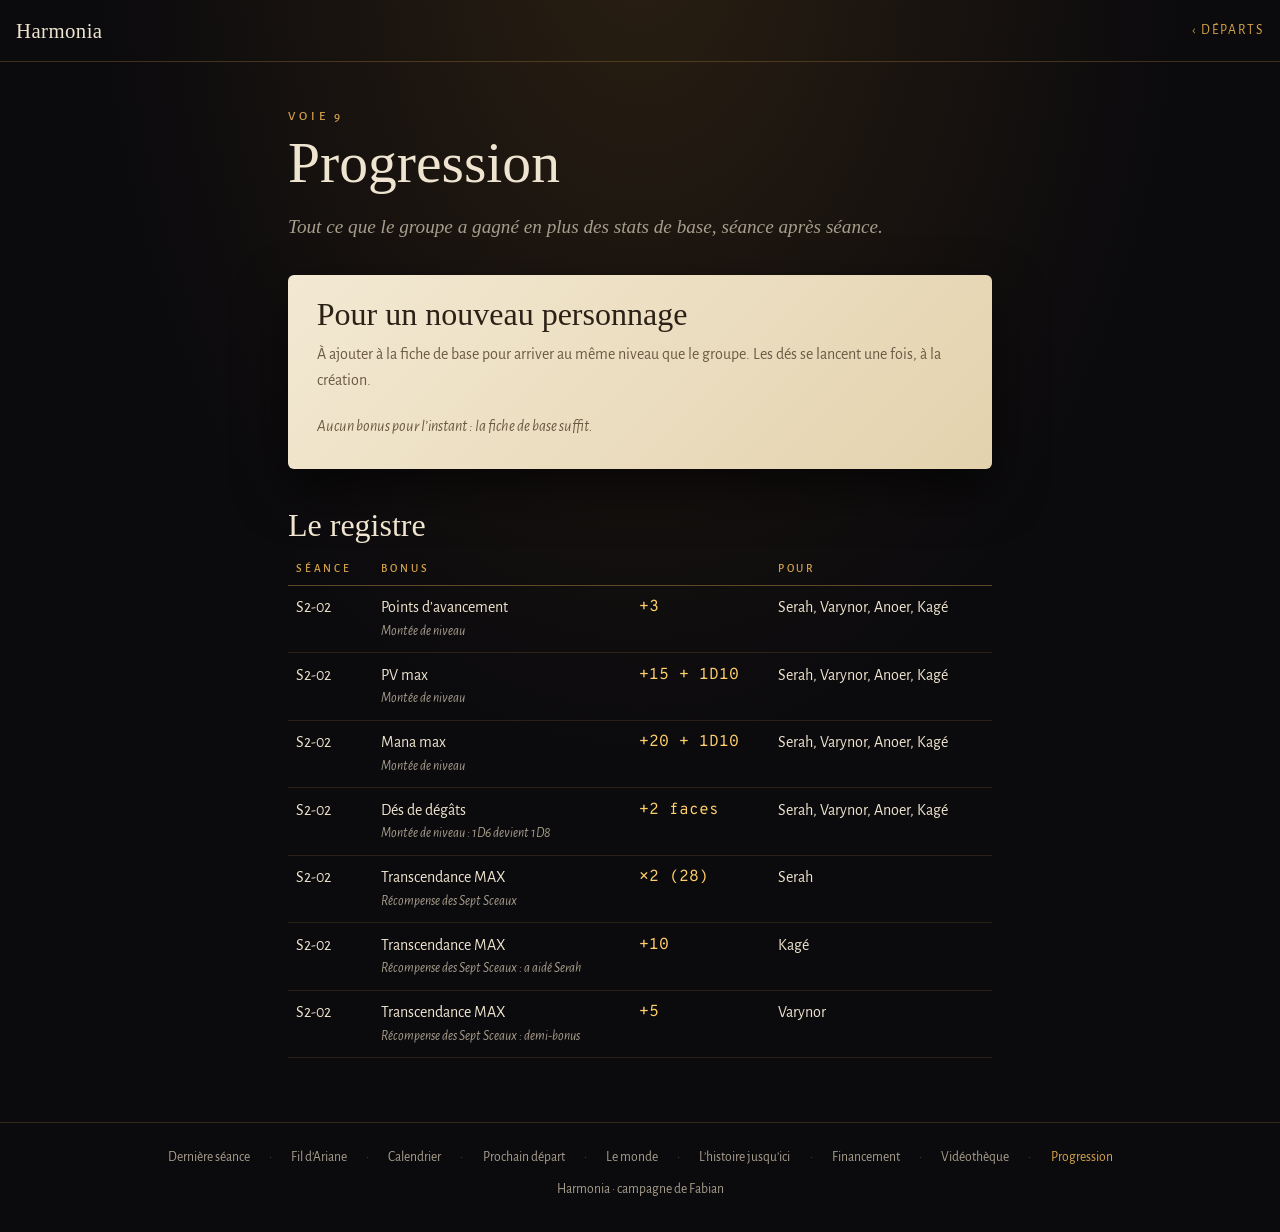
<file: progression.html>
<!doctype html>
<html lang="fr">
<head>
<meta charset="utf-8">
<meta name="viewport" content="width=device-width, initial-scale=1, viewport-fit=cover">
<title>Harmonia · Progression</title>
<meta name="description" content="Les bonus gagnés par le groupe en plus des stats de base, pour qu'un nouveau personnage arrive au même niveau.">
<link rel="preconnect" href="https://fonts.googleapis.com">
<link rel="preconnect" href="https://fonts.gstatic.com" crossorigin>
<link rel="stylesheet" href="https://fonts.googleapis.com/css2?family=IM+Fell+English:ital@0;1&family=IM+Fell+English+SC&family=Alegreya+Sans:wght@400;500;700&family=Overpass+Mono:wght@600&display=swap">
<link rel="stylesheet" href="style.css">
<style>
/* Le registre des montées : un parchemin pour le nouveau venu, puis le registre complet. */
.nouveau { margin-top: 2rem; padding: 1.3rem clamp(1rem, 4vw, 1.8rem); color: #2b2116; background: linear-gradient(135deg, #f3e9d3, #e3d2ad); border-radius: 6px; box-shadow: 0 20px 50px rgba(0,0,0,.6); }
.nouveau h2 { color: #2b2116; }
.nouveau p { margin: 0 0 .8rem; font-family: var(--f-ui); color: #6b5b45; }
.cumul { list-style: none; margin: 0; padding: 0; display: grid; gap: .5rem; }
.cumul li { display: flex; justify-content: space-between; gap: 1rem; align-items: baseline; padding: .5rem 0; border-bottom: 1px dashed #a88a55; font-family: var(--f-ui); }
.cumul li:last-child { border-bottom: 0; }
.cumul .stat { font-weight: 700; letter-spacing: .08em; text-transform: uppercase; font-size: .9rem; }
.cumul .val { font-family: "Overpass Mono", monospace; font-size: 1.1rem; color: #7a3a1a; text-align: right; }
.vide { font-style: italic; color: #6b5b45; }

.registre { margin-top: 2.4rem; }
.registre table { width: 100%; border-collapse: collapse; font-family: var(--f-ui); }
.registre th { text-align: left; font-weight: 500; font-size: .72rem; letter-spacing: .24em; text-transform: uppercase; color: var(--laiton); padding: .4rem .5rem; border-bottom: 1px solid rgba(214,164,74,.4); }
.registre td { padding: .6rem .5rem; border-bottom: 1px solid rgba(214,164,74,.15); vertical-align: top; }
.registre .val { font-family: "Overpass Mono", monospace; color: #ffcf6a; white-space: nowrap; }
.registre .detail { display: block; font-size: .85rem; color: var(--cendre); font-style: italic; }
.registre .rien { color: var(--cendre); font-style: italic; }
@media (max-width: 560px) {
  .registre thead { display: none; }
  .registre tr { display: grid; grid-template-columns: auto 1fr auto; gap: .2rem .8rem; padding: .6rem 0; border-bottom: 1px solid rgba(214,164,74,.15); }
  .registre td { border: 0; padding: 0; }
  .registre td.pour { grid-column: 1 / -1; color: var(--cendre); font-size: .85rem; }
}
</style>
</head>
<body>
<header class="entete">
  <a class="marque" href="index.html">Harmonia</a>
  <a href="index.html">‹ Départs</a>
</header>

<main class="page">
  <span class="kicker">Voie 9</span>
  <h1>Progression</h1>
  <p class="chapeau">Tout ce que le groupe a gagné en plus des stats de base, séance après séance.</p>

  <section class="nouveau" aria-labelledby="titreNouveau">
    <h2 id="titreNouveau">Pour un nouveau personnage</h2>
    <p>À ajouter à la fiche de base pour arriver au même niveau que le groupe. Les dés se lancent une fois, à la création.</p>
    <ul class="cumul" id="cumul"></ul>
  </section>

  <section class="registre" aria-labelledby="titreRegistre">
    <h2 id="titreRegistre">Le registre</h2>
    <table>
      <thead><tr><th>Séance</th><th>Bonus</th><th></th><th>Pour</th></tr></thead>
      <tbody id="lignes"></tbody>
    </table>
  </section>
</main>

<footer class="pied">
  <nav id="menuSimple" aria-label="Menu simple"></nav>
  Harmonia · campagne de Fabian
</footer>
<script src="donnees.js"></script>
<script src="commun.js" defer></script>
<script>
(() => {
  const P = window.HARMONIA.progression || [];
  const el = (tag, cls, txt) => { const e = document.createElement(tag); if (cls) e.className = cls; if (txt) e.textContent = txt; return e; };
  const seance = q => q === 'S1' ? 'Saison 1' : q;
  const pourTous = b => !b.pour || b.pour === 'tous';

  // Le cumul pour un nouveau venu : les bonus donnés à tout le groupe, rassemblés par stat (« +1D20 + 1D20 + 2 »)
  const cumul = document.getElementById('cumul');
  const parStat = new Map();
  P.filter(pourTous).forEach(b => { if (!parStat.has(b.stat)) parStat.set(b.stat, []); parStat.get(b.stat).push(b.valeur.replace(/^\+\s*/, '')); });
  if (!parStat.size) cumul.appendChild(el('li', 'vide', 'Aucun bonus pour l’instant : la fiche de base suffit.'));
  parStat.forEach((vals, stat) => { const li = el('li'); li.append(el('span', 'stat', stat), el('span', 'val', '+' + vals.join(' + '))); cumul.appendChild(li); });

  // Le registre complet, dans l'ordre où les bonus ont été donnés
  const corps = document.getElementById('lignes');
  if (!P.length) { const tr = el('tr'); const td = el('td', 'rien', 'Rien d’inscrit pour l’instant.'); td.colSpan = 4; tr.appendChild(td); corps.appendChild(tr); }
  P.forEach(b => {
    const tr = el('tr');
    const quoi = el('td'); quoi.append(document.createTextNode(b.stat)); if (b.detail) quoi.appendChild(el('span', 'detail', b.detail));
    tr.append(el('td', '', seance(b.quand)), quoi, el('td', 'val', b.valeur),
      el('td', 'pour', pourTous(b) ? 'Tout le groupe' : [].concat(b.pour).join(', ')));
    corps.appendChild(tr);
  });
})();
</script>
</body>
</html>
</file>
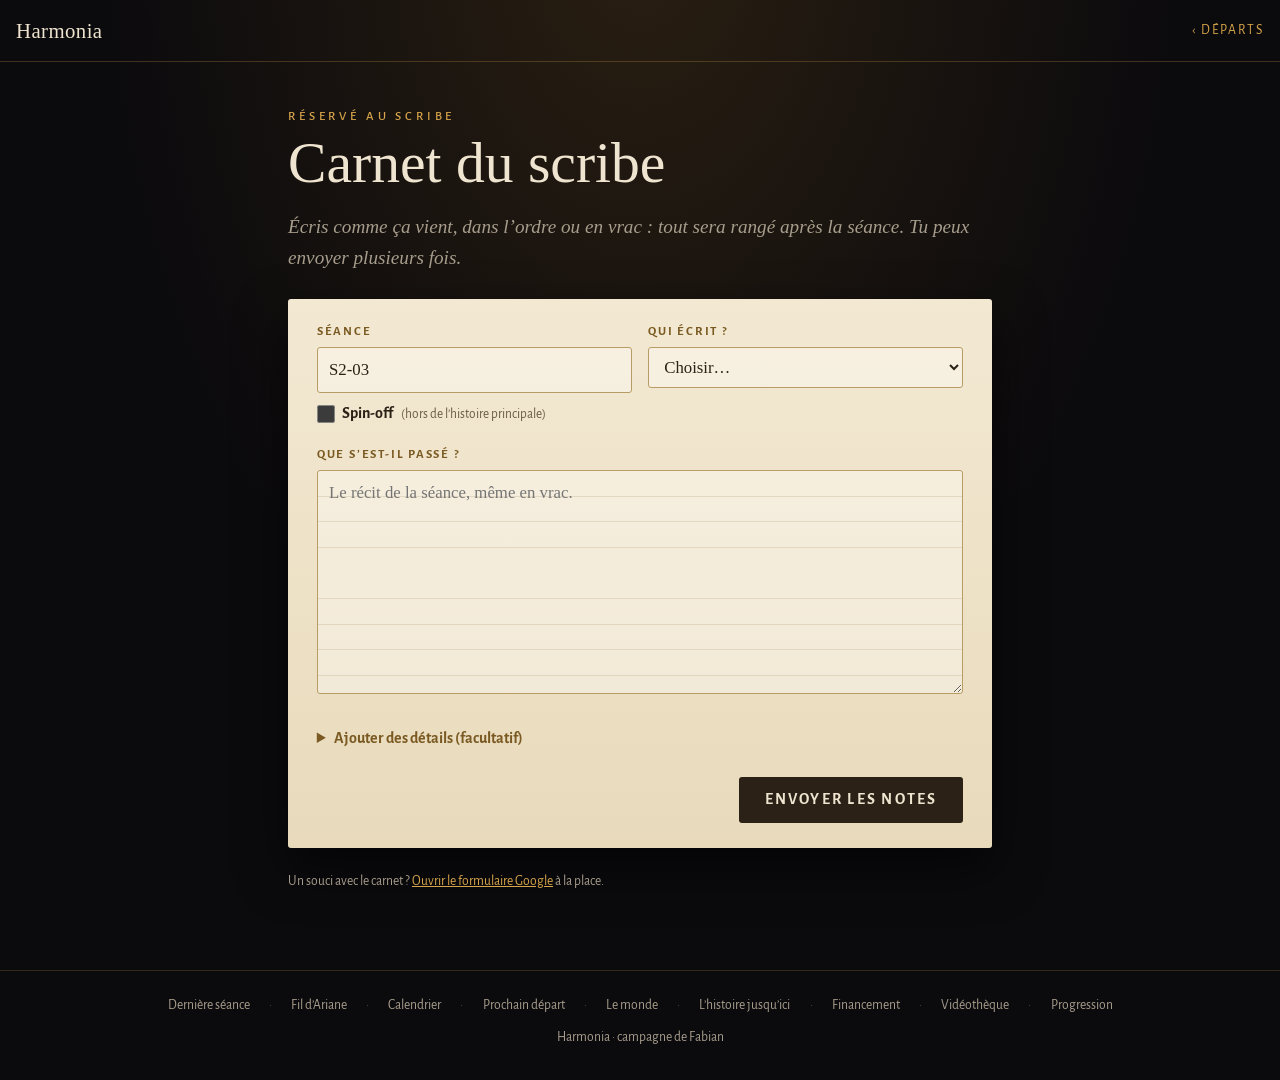
<file: scribe.html>
<!doctype html>
<html lang="fr">
<head>
<meta charset="utf-8">
<meta name="viewport" content="width=device-width, initial-scale=1, viewport-fit=cover">
<title>Harmonia · Carnet du scribe</title>
<meta name="description" content="Le carnet du scribe : prendre les notes de la séance.">
<meta name="robots" content="noindex">
<link rel="preconnect" href="https://fonts.googleapis.com">
<link rel="preconnect" href="https://fonts.gstatic.com" crossorigin>
<link rel="stylesheet" href="https://fonts.googleapis.com/css2?family=IM+Fell+English:ital@0;1&family=IM+Fell+English+SC&family=Alegreya+Sans:wght@400;500;700&display=swap">
<link rel="stylesheet" href="style.css">
<style>
/* Le carnet du scribe : une page de papier, des champs comme des lignes d'écriture. */
.carnet { margin-top: 1.6rem; padding: 1.4rem clamp(1rem, 4vw, 1.8rem) 1.6rem; color: #2b2116; background: linear-gradient(180deg, #f3e9d3, #e8dabb); border-radius: 3px; box-shadow: 0 20px 50px rgba(0,0,0,.6); }
.ligne2 { display: grid; grid-template-columns: 1fr 1fr; gap: 1rem; }
@media (max-width: 520px) { .ligne2 { grid-template-columns: 1fr; } }
.champ { display: block; margin-bottom: 1.1rem; }
.champ > span { display: block; font-family: var(--f-ui); font-weight: 700; font-size: .8rem; letter-spacing: .14em; text-transform: uppercase; color: #7a5a22; margin-bottom: .3rem; }
.champ .etiquette { display: block; font-family: var(--f-ui); font-weight: 700; font-size: .8rem; letter-spacing: .14em; text-transform: uppercase; color: #7a5a22; margin-bottom: .3rem; }
.case { display: flex; align-items: center; gap: .45rem; margin-top: .5rem; font-family: var(--f-ui); font-weight: 700; color: #2b2116; cursor: pointer; }
.carnet .case input { width: 1.15rem; height: 1.15rem; padding: 0; margin: 0; accent-color: #7a5a22; }
.aide { display: block; margin-top: .3rem; font-family: var(--f-ui); font-size: .8rem; color: #6b5b45; }
.case small { font-weight: 400; color: #6b5b45; }
.champ > span small { font-weight: 400; letter-spacing: 0; text-transform: none; color: #8a7a62; margin-left: .3rem; }
.carnet input, .carnet select, .carnet textarea {
  width: 100%; font: inherit; font-size: 1.05rem; color: #2b2116; background: rgba(255,255,255,.35);
  border: 1px solid #b89c66; border-radius: 3px; padding: .55rem .7rem;
}
.carnet textarea { min-height: 6rem; resize: vertical; line-height: 1.5; background-image: repeating-linear-gradient(transparent, transparent 1.55rem, rgba(122,90,34,.15) 1.55rem, rgba(122,90,34,.15) 1.6rem); }
.carnet textarea#recit { min-height: 14rem; }
.carnet :focus-visible { outline: 2px solid #7a5a22; outline-offset: 1px; }
details.plus { margin: .4rem 0 1.2rem; }
details.plus summary { cursor: pointer; font-family: var(--f-ui); font-weight: 700; color: #7a5a22; padding: .4rem 0; }
.actions { display: flex; flex-wrap: wrap; gap: .8rem; align-items: center; justify-content: space-between; margin-top: .6rem; }
.envoyer { font-family: var(--f-ui); font-weight: 700; font-size: 1rem; letter-spacing: .14em; text-transform: uppercase; cursor: pointer; color: var(--parchemin); background: #2b2116; border: 0; border-radius: 3px; padding: .85rem 1.6rem; }
.envoyer[disabled] { opacity: .5; cursor: wait; }
.etat { font-family: var(--f-ui); font-size: .9rem; color: #6b5b45; }
.message { margin-top: 1rem; padding: .9rem 1rem; border-radius: 3px; font-family: var(--f-ui); }
.message.ok { background: rgba(47,107,52,.12); color: #2f6b34; border: 1px solid rgba(47,107,52,.4); }
.message.erreur { background: rgba(163,40,30,.1); color: #a3281e; border: 1px solid rgba(163,40,30,.4); }
.secours { margin-top: 1.4rem; font-family: var(--f-ui); font-size: .85rem; color: var(--cendre); }
</style>
</head>
<body>
<header class="entete">
  <a class="marque" href="index.html">Harmonia</a>
  <a href="index.html">‹ Départs</a>
</header>

<main class="page">
  <span class="kicker">Réservé au scribe</span>
  <h1>Carnet du scribe</h1>
  <p class="chapeau">Écris comme ça vient, dans l’ordre ou en vrac : tout sera rangé après la séance. Tu peux envoyer plusieurs fois.</p>

  <form class="carnet" id="carnet" novalidate>
    <div class="ligne2">
      <div class="champ">
        <label for="seance"><span class="etiquette">Séance</span></label>
        <input id="seance" name="seance" required autocomplete="off">
        <small class="aide" id="aideSeance" aria-live="polite"></small>
        <label class="case"><input type="checkbox" id="spinoff" name="spinoff"> Spin-off <small>(hors de l’histoire principale)</small></label>
      </div>
      <label class="champ"><span>Qui écrit ?</span><select id="auteur" name="auteur" required><option value="">Choisir…</option></select></label>
    </div>
    <label class="champ"><span>Que s’est-il passé ?</span><textarea id="recit" name="recit" required placeholder="Le récit de la séance, même en vrac."></textarea></label>

    <details class="plus" id="plus">
      <summary>Ajouter des détails (facultatif)</summary>
      <label class="champ"><span>Personnages rencontrés <small>un par ligne : son nom, ce qu’on sait de lui</small></span><textarea id="personnages" name="personnages"></textarea></label>
      <label class="champ"><span>Lieux visités <small>le nom, à quoi il ressemble, ce qu’on y a trouvé</small></span><textarea id="lieux" name="lieux"></textarea></label>
      <label class="champ"><span>Quêtes et promesses <small>nouvelles, réglées, promises</small></span><textarea id="quetes" name="quetes"></textarea></label>
      <label class="champ"><span>Objets, indices, documents <small>trouvés, reçus ou perdus</small></span><textarea id="objets" name="objets"></textarea></label>
      <label class="champ"><span>Questions et théories <small>ce que le groupe se demande ou soupçonne</small></span><textarea id="questions" name="questions"></textarea></label>
    </details>

    <div class="actions">
      <span class="etat" id="brouillon" aria-live="polite"></span>
      <button class="envoyer" id="envoyer" type="submit">Envoyer les notes</button>
    </div>
    <div class="message" id="message" role="status" hidden></div>
  </form>

  <p class="secours">Un souci avec le carnet ? <a id="lienSecours" target="_blank" rel="noopener">Ouvrir le formulaire Google</a> à la place.</p>
</main>

<footer class="pied">
  <nav id="menuSimple" aria-label="Menu simple"></nav>
  Harmonia · campagne de Fabian
</footer>
<script src="donnees.js"></script>
<script src="notes.js"></script>
<script src="commun.js" defer></script>
<script>
(() => {
  const H = window.HARMONIA, F = H.formulaire;
  const $ = id => document.getElementById(id);
  const CHAMPS = ['seance', 'auteur', 'recit', 'personnages', 'lieux', 'quetes', 'objets', 'questions'];
  // « Spin-off » n’est pas une question du formulaire : la case s’ajoute au numéro de séance (« S2-02 · Spin-off »)
  const CLE = 'harmonia-scribe-brouillon';
  $('lienSecours').href = H.formulaireNotes;
  F.auteurs.forEach(a => $('auteur').appendChild(new Option(({ 'Fee BD': 'La Fée BD', Larian: 'Reilbas' })[a] || a, a)));

  // Brouillon : gardé dans ce navigateur, pour ne rien perdre si la page se ferme
  const lire = () => { try { return JSON.parse(localStorage.getItem(CLE) || 'null'); } catch (e) { return null; } };
  const ecrire = v => { try { v ? localStorage.setItem(CLE, JSON.stringify(v)) : localStorage.removeItem(CLE); return true; } catch (e) { return false; } };
  const b = lire();
  CHAMPS.forEach(c => { if (b && b[c]) $(c).value = b[c]; });
  $('spinoff').checked = !!(b && b.spinoff);
  if (!$('seance').value) $('seance').value = H.seanceEnCours || '';
  // Numéro de séance automatique, déduit des notes déjà envoyées (sauf si un brouillon en a déjà un)
  if (!(b && b.seance)) (async () => {
    try {
      const r = await fetch(F.lecture, { cache: 'no-store' });
      if (!r.ok) return;
      const p = HarmoniaNotes.prochaineSeance(HarmoniaNotes.seancesDepuisCSV(await r.text()));
      if (!p || (b && b.seance)) return;
      $('seance').value = p.id; $('spinoff').checked = p.spinoff;
      $('aideSeance').textContent = p.suite ? 'Même séance que les dernières notes (modifiable).' : 'Nouvelle séance, déduite des précédentes (modifiable).';
    } catch (e) { /* tableur illisible : on garde le numéro par défaut */ }
  })();
  if (b && ['personnages', 'lieux', 'quetes', 'objets', 'questions'].some(c => b[c])) $('plus').open = true;
  let minuteur;
  const garder = () => {
    clearTimeout(minuteur); minuteur = null;
    const v = Object.fromEntries(CHAMPS.map(c => [c, $(c).value])); v.spinoff = $('spinoff').checked;
    $('brouillon').textContent = ecrire(v) ? 'Brouillon gardé sur cet appareil' : '';
  };
  $('carnet').addEventListener('input', () => { clearTimeout(minuteur); minuteur = setTimeout(garder, 500); });
  // Actualisation ou fermeture pendant la frappe : on garde aussi les dernières lettres
  addEventListener('pagehide', () => { if (minuteur) garder(); });
  if (b && b.recit) $('brouillon').textContent = 'Brouillon retrouvé';

  // Envoi au formulaire Google, en coulisses
  const message = (cls, txt) => { const m = $('message'); m.className = 'message ' + cls; m.textContent = txt; m.hidden = false; };
  $('carnet').addEventListener('submit', async e => {
    e.preventDefault();
    const manque = ['seance', 'auteur', 'recit'].filter(c => !$(c).value.trim());
    if (manque.length) {
      message('erreur', 'Il manque : ' + manque.map(c => ({ seance: 'la séance', auteur: 'qui écrit', recit: 'le récit' })[c]).join(', ') + '.');
      $(manque[0]).focus(); return;
    }
    const donnees = new URLSearchParams();
    CHAMPS.forEach(c => {
      let v = $(c).value.trim();
      if (c === 'seance' && $('spinoff').checked && !/spin/i.test(v)) v += ' · Spin-off';
      if (v) donnees.append(F.champs[c], v);
    });
    $('envoyer').disabled = true; $('envoyer').textContent = 'Envoi…';
    try {
      // Google ne laisse pas lire sa réponse depuis un autre site : on sait seulement que l'envoi est parti.
      await fetch(F.envoi, { method: 'POST', mode: 'no-cors', body: donnees });
      const seance = $('seance').value, auteur = $('auteur').value, spin = $('spinoff').checked;
      $('carnet').reset(); $('seance').value = seance; $('auteur').value = auteur; $('spinoff').checked = spin;
      clearTimeout(minuteur); minuteur = null; ecrire(null); $('brouillon').textContent = '';
      message('ok', 'Notes envoyées. Merci, scribe ! Tu peux en envoyer d’autres quand tu veux.');
    } catch (err) {
      message('erreur', 'L’envoi a échoué (pas de connexion ?). Tes notes sont toujours là : réessaie, ou utilise le formulaire Google.');
    } finally {
      $('envoyer').disabled = false; $('envoyer').textContent = 'Envoyer les notes';
    }
  });
})();
</script>
</body>
</html>
</file>
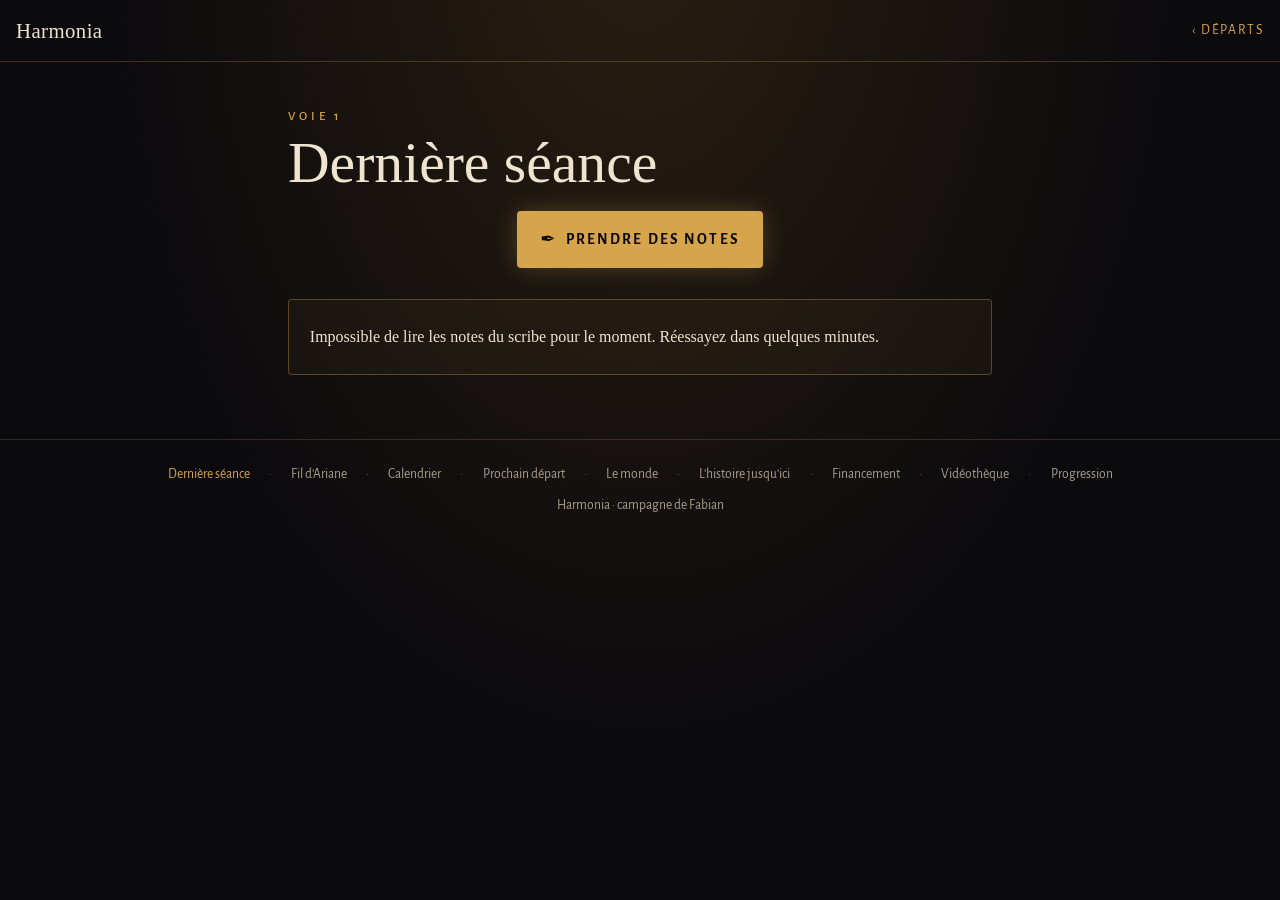
<file: seance.html>
<!doctype html>
<html lang="fr">
<head>
<meta charset="utf-8">
<meta name="viewport" content="width=device-width, initial-scale=1, viewport-fit=cover">
<title>Harmonia · Dernière séance</title>
<meta name="description" content="Les notes des séances d'Harmonia, prises par le scribe, et leur récap.">
<link rel="preconnect" href="https://fonts.googleapis.com">
<link rel="preconnect" href="https://fonts.gstatic.com" crossorigin>
<link rel="stylesheet" href="https://fonts.googleapis.com/css2?family=IM+Fell+English:ital@0;1&family=IM+Fell+English+SC&family=Alegreya+Sans:wght@400;500;700&display=swap">
<link rel="stylesheet" href="style.css">
<style>
/* Une séance : son récap mis en ordre (quand il existe), puis chaque note du scribe, rangée par rubrique, avec sa coche « fiches du monde ». */
.choix-seance { margin-top: 1.2rem; }
.choix-seance ul { list-style: none; margin: 0; padding: 0; display: flex; flex-direction: column; gap: .35rem; }
.choix-seance ul ul { margin: .35rem 0 0 1.4rem; padding-left: .8rem; border-left: 1px dashed var(--laiton-sombre); }
.choix-seance .spin { font-style: italic; }
.choix-seance .spin::before { content: "↳ "; font-style: normal; color: var(--laiton); }
.choix-seance a { display: inline-block; font-family: var(--f-ui); font-size: .85rem; letter-spacing: .08em; text-decoration: none; color: var(--parchemin); background: #2a1e10; border: 1px solid var(--laiton-sombre); border-radius: 3px; padding: .45rem .8rem; }
.choix-seance a[aria-current] { background: var(--laiton); color: var(--nuit); border-color: var(--laiton); }
.badge-spin { display: inline-block; margin-left: .5rem; vertical-align: middle; font-family: var(--f-ui); font-size: .75rem; letter-spacing: .14em; text-transform: uppercase; color: var(--nuit); background: var(--laiton); border-radius: 3px; padding: .2rem .5rem; }
.meta { font-family: var(--f-ui); color: var(--cendre); font-size: .9rem; margin: -.4rem 0 0; }
.recap { margin-top: 1.8rem; }
.recap section + section { margin-top: 1.4rem; }
.recap h2 { border-bottom: 1px solid rgba(214,164,74,.35); padding-bottom: .3rem; }
.recap ul { margin: .5rem 0 0; padding-left: 1.2rem; }
.recap li { margin: .35rem 0; }
.recap-attente { margin-top: 1.6rem; padding: .9rem 1.1rem; border-left: 3px solid var(--laiton); background: rgba(214,164,74,.06); font-family: var(--f-ui); color: var(--cendre); }
h2.titre-notes { margin-top: 2.4rem; }
.note { margin-top: 1rem; padding: 1.1rem 1.2rem 1.2rem; color: #2b2116; background: linear-gradient(180deg, #f3e9d3, #e8dabb); border-radius: 3px; box-shadow: 0 12px 34px rgba(0,0,0,.5); }
.note .tete { display: flex; justify-content: space-between; align-items: center; gap: .6rem 1rem; flex-wrap: wrap; border-bottom: 1px dashed #a88a55; padding-bottom: .5rem; margin-bottom: .6rem; }
.note .qui { font-family: var(--f-titre); font-size: 1.25rem; }
.note .quand { font-family: var(--f-ui); font-size: .8rem; color: #7a6a52; display: block; }
.coche { font-family: var(--f-ui); font-size: .78rem; font-weight: 700; letter-spacing: .08em; text-transform: uppercase; padding: .25rem .55rem; border-radius: 3px; border: 2px solid; white-space: nowrap; }
.coche.oui { color: #2f6b34; } .coche.non { color: #a06a30; }
.note h3 { font-family: var(--f-ui); font-size: .75rem; letter-spacing: .16em; text-transform: uppercase; color: #7a5a22; margin: .9rem 0 .2rem; }
.note p { margin: 0; white-space: pre-wrap; }
.attente, .souci { margin-top: 2rem; padding: 1.2rem 1.3rem; border: 1px solid rgba(214,164,74,.35); border-radius: 4px; background: rgba(214,164,74,.05); }
.attente p, .souci p { margin: .3rem 0; }
.legende { margin-top: 1.6rem; font-family: var(--f-ui); font-size: .85rem; color: var(--cendre); }
</style>
</head>
<body>
<header class="entete">
  <a class="marque" href="index.html">Harmonia</a>
  <a href="index.html">‹ Départs</a>
</header>

<main class="page" id="contenu">
  <span class="kicker">Voie 1</span>
  <h1 id="titre">Dernière séance</h1>
  <div class="prendre-notes"></div>
  <p class="meta" id="chargement">Lecture des notes du scribe…</p>
</main>

<footer class="pied">
  <nav id="menuSimple" aria-label="Menu simple"></nav>
  Harmonia · campagne de Fabian
</footer>
<script src="donnees.js"></script>
<script src="seances.js"></script>
<script src="traitees.js"></script>
<script src="notes.js"></script>
<script src="commun.js" defer></script>
<script>
(async () => {
  const H = window.HARMONIA, RECAPS = window.HARMONIA_SEANCES || [], TRAITEES = new Set(window.HARMONIA_TRAITEES || []);
  const main = document.getElementById('contenu'), chargement = document.getElementById('chargement');
  const el = (tag, cls, texte) => { const e = document.createElement(tag); if (cls) e.className = cls; if (texte != null) e.textContent = texte; return e; };
  const nomSeance = id => id.replace(/^S(\d+)-0?(\d+)$/, (_, s, n) => `Saison ${s} · Séance ${n}`);
  const RUBRIQUES = [['recit', 'Ce qui s’est passé'], ['personnages', 'Personnages rencontrés'], ['lieux', 'Lieux visités'], ['quetes', 'Quêtes et promesses'], ['objets', 'Objets, indices, documents'], ['questions', 'Questions et théories']];

  // Le tableur du formulaire est la base de données des notes : on le lit en direct
  let seances = [];
  try {
    const r = await fetch(H.formulaire.lecture, { cache: 'no-store' });
    if (!r.ok) throw new Error(r.status);
    seances = HarmoniaNotes.seancesDepuisCSV(await r.text());
  } catch (e) {
    chargement.remove();
    const s = el('section', 'souci');
    s.appendChild(el('p', null, 'Impossible de lire les notes du scribe pour le moment. Réessayez dans quelques minutes.'));
    main.appendChild(s);
    return;
  }
  chargement.remove();
  // Une séance peut avoir un récap validé sans notes (ou l'inverse) : on réunit les deux
  RECAPS.forEach(r => {
    const x = seances.find(s => s.id === r.id);
    if (x) { if (r.spinoff) x.spinoff = true; }
    else seances.push({ id: r.id, spinoff: !!r.spinoff, notes: [], derniere: 0 });
  });
  // Les séances rangées comme des dossiers : chaque spin-off sous la séance principale qui la précède
  const plusRecente = [...seances].sort((a, b) => b.derniere - a.derniere)[0];
  seances = HarmoniaNotes.arbre(seances);

  if (!seances.length) {
    const p = H.prochaineSeance, box = el('section', 'attente');
    box.appendChild(el('p', null, `Aucune note pour l’instant. Les premières arriveront pendant la séance du ${p.libelle}${p.heure ? ' (' + p.heure + ')' : ''}.`));
    const a = el('p'); a.innerHTML = 'En attendant, relisez <a href="histoire.html">L’histoire jusqu’ici</a>.'; box.appendChild(a);
    main.appendChild(box);
    return;
  }

  // La séance affichée : celle de l'adresse (?s=S2-01), sinon la plus récente
  const demandee = new URLSearchParams(location.search).get('s');
  const s = seances.find(x => x.id === demandee) || plusRecente || seances[0];
  const recap = RECAPS.find(r => r.id === s.id);

  if (seances.length > 1) {
    const nav = el('nav', 'choix-seance'); nav.setAttribute('aria-label', 'Choisir une séance');
    const lien = x => {
      const a = el('a', x.parent ? 'spin' : null, x.spinoff ? `${nomSeance(x.id)} · Spin-off` : nomSeance(x.id));
      a.href = '?s=' + encodeURIComponent(x.id); if (x === s) a.setAttribute('aria-current', 'page'); return a;
    };
    const ul = el('ul');
    seances.filter(x => !x.parent).forEach(x => {
      const li = el('li'); li.appendChild(lien(x));
      if ((x.enfants || []).length) { const sous = el('ul'); x.enfants.forEach(e => { const l2 = el('li'); l2.appendChild(lien(e)); sous.appendChild(l2); }); li.appendChild(sous); }
      ul.appendChild(li);
    });
    nav.appendChild(ul); main.appendChild(nav);
  }

  const titre = (recap && recap.titre) || nomSeance(s.id);
  const h1 = document.getElementById('titre'); h1.textContent = titre;
  if (s.spinoff) h1.appendChild(el('span', 'badge-spin', 'Spin-off'));
  document.title = 'Harmonia · ' + titre + (s.spinoff ? ' · Spin-off' : '');
  const auteurs = [...new Set(s.notes.map(n => n.auteur).filter(Boolean))].map(a => a === 'Fee BD' ? 'la Fée BD' : a);
  main.appendChild(el('p', 'meta', [nomSeance(s.id), s.parent && 'spin-off, après la ' + nomSeance(s.parent).replace(/^Saison \d+ · /, '').toLowerCase(), recap && recap.dateEnJeu && 'en jeu : ' + recap.dateEnJeu, auteurs.length && 'scribe : ' + auteurs.join(', ')].filter(Boolean).join(' · ')));

  // Le récap mis en ordre (validé par Fabian), s'il existe déjà
  if (recap && (recap.recap || []).length) {
    const box = el('div', 'recap');
    recap.recap.forEach(([t, lignes]) => {
      const sec = el('section'); sec.appendChild(el('h2', null, t));
      const ul = el('ul'); lignes.forEach(l => ul.appendChild(el('li', null, l))); sec.appendChild(ul);
      box.appendChild(sec);
    });
    main.appendChild(box);
  } else if (s.notes.length) {
    main.appendChild(el('p', 'recap-attente', 'Le récap mis en ordre de cette séance arrivera après sa relecture. En attendant, voici les notes du scribe telles qu’écrites.'));
  }

  // Les notes du scribe, chacune avec sa coche « fiches du monde »
  if (s.notes.length) {
    main.appendChild(el('h2', 'titre-notes', `Les notes du scribe (${s.notes.length})`));
    s.notes.forEach(n => {
      const art = el('article', 'note'), tete = el('div', 'tete'), qui = el('div');
      qui.appendChild(el('span', 'qui', n.auteur === 'Fee BD' ? 'La Fée BD' : (n.auteur || 'Scribe')));
      qui.appendChild(el('span', 'quand', n.quand));
      const faite = TRAITEES.has(n.quand);
      const coche = el('span', 'coche ' + (faite ? 'oui' : 'non'), faite ? '✓ Fiches du monde créées' : '○ Fiches à créer');
      tete.append(qui, coche); art.appendChild(tete);
      RUBRIQUES.forEach(([cle, nom]) => { if (n[cle]) { art.appendChild(el('h3', null, nom)); art.appendChild(el('p', null, n[cle])); } });
      main.appendChild(art);
    });
    main.appendChild(el('p', 'legende', '✓ : les informations de cette note ont été rangées dans Le monde. ○ : pas encore.'));
  }
})();
</script>
</body>
</html>
</file>
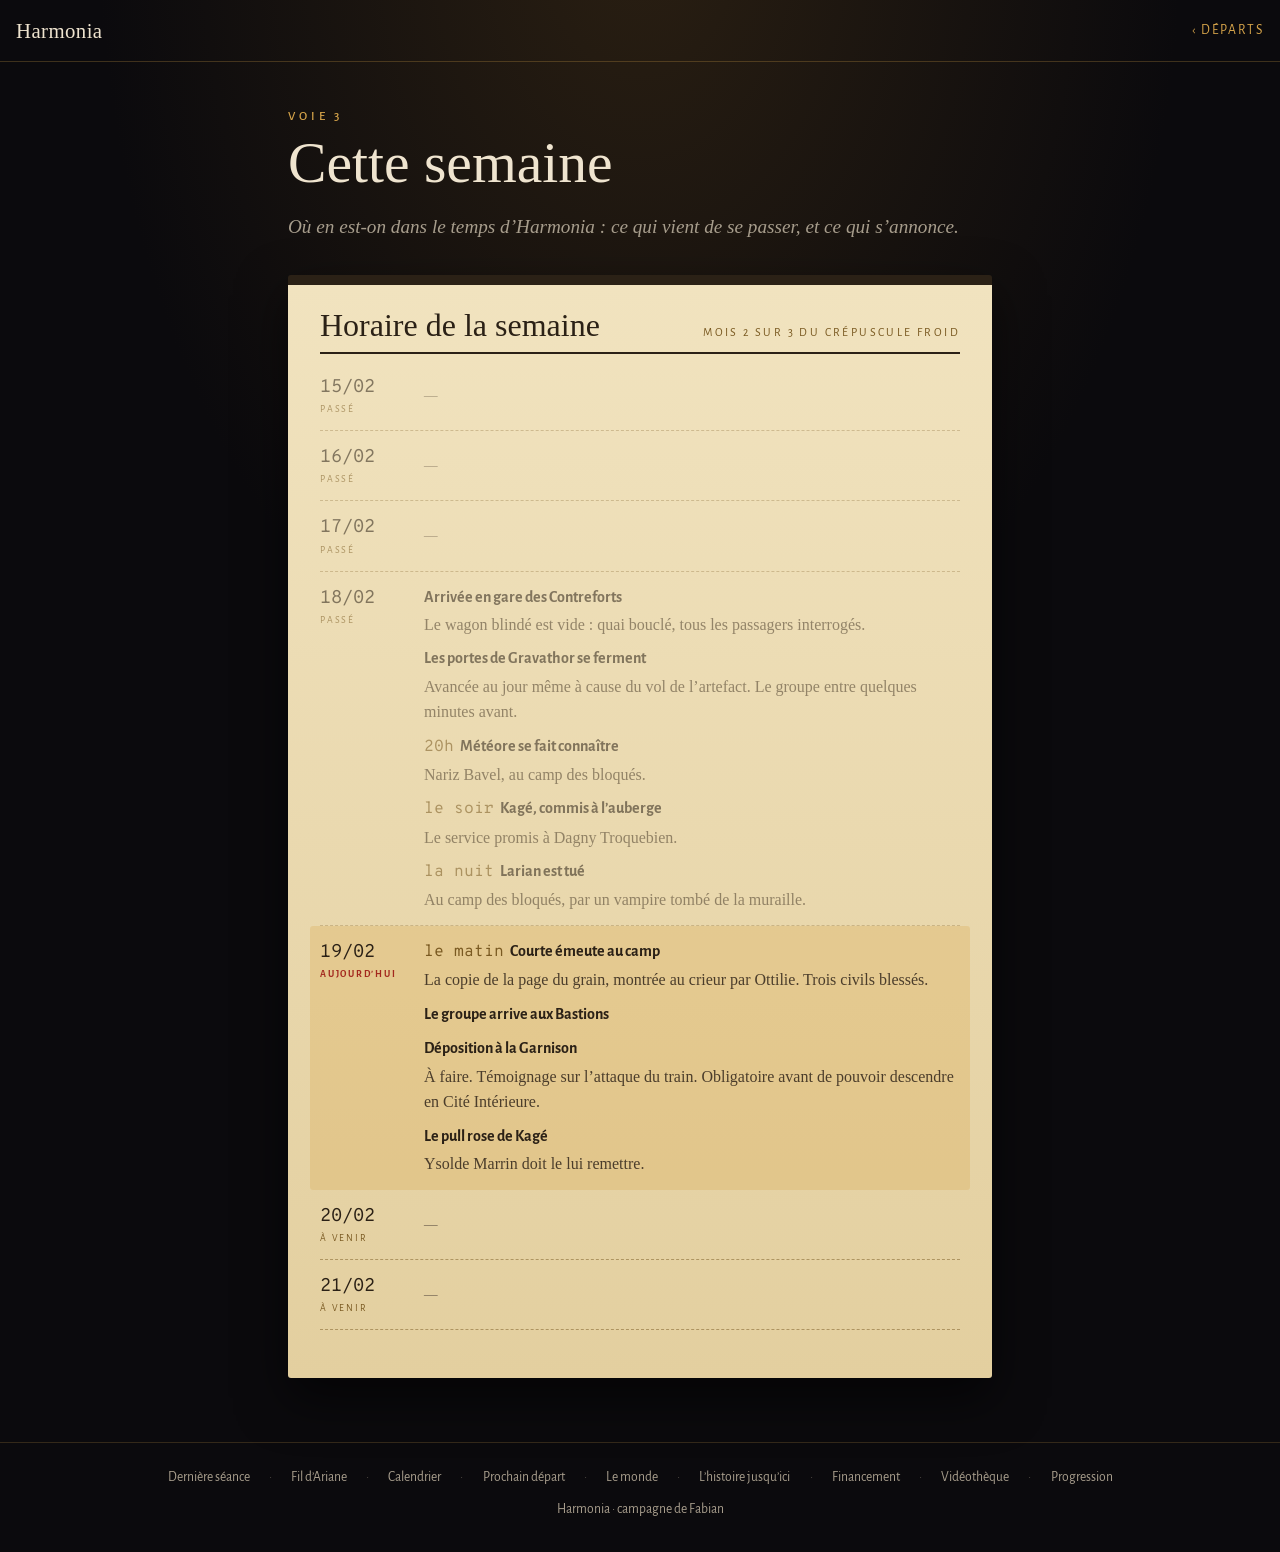
<file: semaine.html>
<!doctype html>
<html lang="fr">
<head>
<meta charset="utf-8">
<meta name="viewport" content="width=device-width, initial-scale=1, viewport-fit=cover">
<title>Harmonia · Cette semaine</title>
<meta name="description" content="L'horaire de la semaine en jeu : ce qui vient de se passer et ce qui est prévu.">
<link rel="preconnect" href="https://fonts.googleapis.com">
<link rel="preconnect" href="https://fonts.gstatic.com" crossorigin>
<link rel="stylesheet" href="https://fonts.googleapis.com/css2?family=IM+Fell+English:ital@0;1&family=IM+Fell+English+SC&family=Alegreya+Sans:wght@400;500;700&family=Overpass+Mono:wght@600&display=swap">
<link rel="stylesheet" href="style.css">
<style>
/* L'affiche horaire de la gare : une ligne par jour, aujourd'hui surligné, les jours passés estompés. */
.affiche {
  margin-top: 2rem; padding: 1.4rem clamp(1rem, 4vw, 2rem) 1.6rem; color: #2b2116;
  background: linear-gradient(180deg, #f1e3bf, #e3cf9f); border-radius: 3px; box-shadow: 0 20px 50px rgba(0,0,0,.6);
  border-top: 10px solid #2b2116;
}
.affiche .titre-affiche { display: flex; justify-content: space-between; align-items: baseline; flex-wrap: wrap; gap: .4rem 1rem; border-bottom: 2px solid #2b2116; padding-bottom: .5rem; margin-bottom: .4rem; }
.affiche .titre-affiche h2 { color: #2b2116; margin: 0; }
.affiche .titre-affiche span { font-family: var(--f-ui); font-size: .75rem; letter-spacing: .2em; text-transform: uppercase; color: #7a5a22; }
.jour { display: grid; grid-template-columns: 5.5rem 1fr; gap: 1rem; padding: .75rem 0; border-bottom: 1px dashed rgba(122,90,34,.5); }
.jour .date { font-family: "Overpass Mono", monospace; font-size: 1.15rem; color: #2b2116; }
.jour .date small { display: block; font-family: var(--f-ui); font-size: .62rem; letter-spacing: .18em; text-transform: uppercase; color: #7a5a22; }
.jour .vide { font-family: var(--f-ui); color: #8a7a62; font-style: italic; font-size: .9rem; align-self: center; }
.evt + .evt { margin-top: .5rem; }
.evt strong { font-family: var(--f-ui); font-weight: 700; color: #2b2116; }
.evt .h { font-family: "Overpass Mono", monospace; color: #7a5a22; margin-right: .4rem; }
.evt p { margin: .1rem 0 0; color: #4b3d2b; }
.jour.passe { opacity: .55; }
.jour.aujourdhui { background: rgba(214,164,74,.28); margin: 0 -.6rem; padding-left: .6rem; padding-right: .6rem; border-radius: 3px; border-bottom-color: transparent; }
.jour.aujourdhui .date small { color: #a3281e; font-weight: 700; }
.bientot { margin-top: 1.4rem; }
.bientot h3 { font-family: var(--f-titre); font-weight: 400; font-size: 1.3rem; margin: 0 0 .4rem; color: #2b2116; }
@media (max-width: 480px) { .jour { grid-template-columns: 1fr; gap: .3rem; } }
</style>
</head>
<body>
<header class="entete">
  <a class="marque" href="index.html">Harmonia</a>
  <a href="index.html">‹ Départs</a>
</header>

<main class="page">
  <span class="kicker">Voie 3</span>
  <h1>Cette semaine</h1>
  <p class="chapeau">Où en est-on dans le temps d’Harmonia : ce qui vient de se passer, et ce qui s’annonce.</p>

  <section class="affiche" aria-labelledby="titreAffiche">
    <div class="titre-affiche"><h2 id="titreAffiche">Horaire de la semaine</h2><span id="mois"></span></div>
    <div id="jours"></div>
    <div class="bientot" id="bientot"></div>
  </section>
</main>

<footer class="pied">
  <nav id="menuSimple" aria-label="Menu simple"></nav>
  Harmonia · campagne de Fabian
</footer>
<script src="donnees.js"></script>
<script src="commun.js" defer></script>
<script>
(() => {
  const H = window.HARMONIA, S = H.semaine;
  const aujourdhui = H.dateEnJeu.slice(0, 5);
  document.getElementById('mois').textContent = S.mois;
  const evt = e => {
    const d = document.createElement('div'); d.className = 'evt';
    const t = document.createElement('div');
    if (e.heure) { const h = document.createElement('span'); h.className = 'h'; h.textContent = e.heure; t.appendChild(h); }
    const st = document.createElement('strong'); st.textContent = e.titre; t.appendChild(st); d.appendChild(t);
    if (e.detail) { const p = document.createElement('p'); p.textContent = e.detail; d.appendChild(p); }
    return d;
  };
  const boite = document.getElementById('jours');
  const iAuj = S.jours.indexOf(aujourdhui);
  S.jours.forEach((j, i) => {
    const ligne = document.createElement('div');
    ligne.className = 'jour' + (i === iAuj ? ' aujourdhui' : iAuj >= 0 && i < iAuj ? ' passe' : '');
    const date = document.createElement('div'); date.className = 'date';
    date.innerHTML = `${j}<small>${i === iAuj ? 'Aujourd’hui' : iAuj >= 0 && i < iAuj ? 'Passé' : 'À venir'}</small>`;
    const contenu = document.createElement('div');
    const liste = S.evenements.filter(e => e.date === j);
    if (liste.length) liste.forEach(e => contenu.appendChild(evt(e)));
    else { contenu.className = 'vide'; contenu.textContent = '—'; }
    ligne.append(date, contenu); boite.appendChild(ligne);
  });
  const sansDate = S.evenements.filter(e => !e.date);
  if (sansDate.length) {
    const b = document.getElementById('bientot');
    const h = document.createElement('h3'); h.textContent = 'Bientôt, date inconnue'; b.appendChild(h);
    sansDate.forEach(e => b.appendChild(evt(e)));
  }
})();
</script>
</body>
</html>
</file>
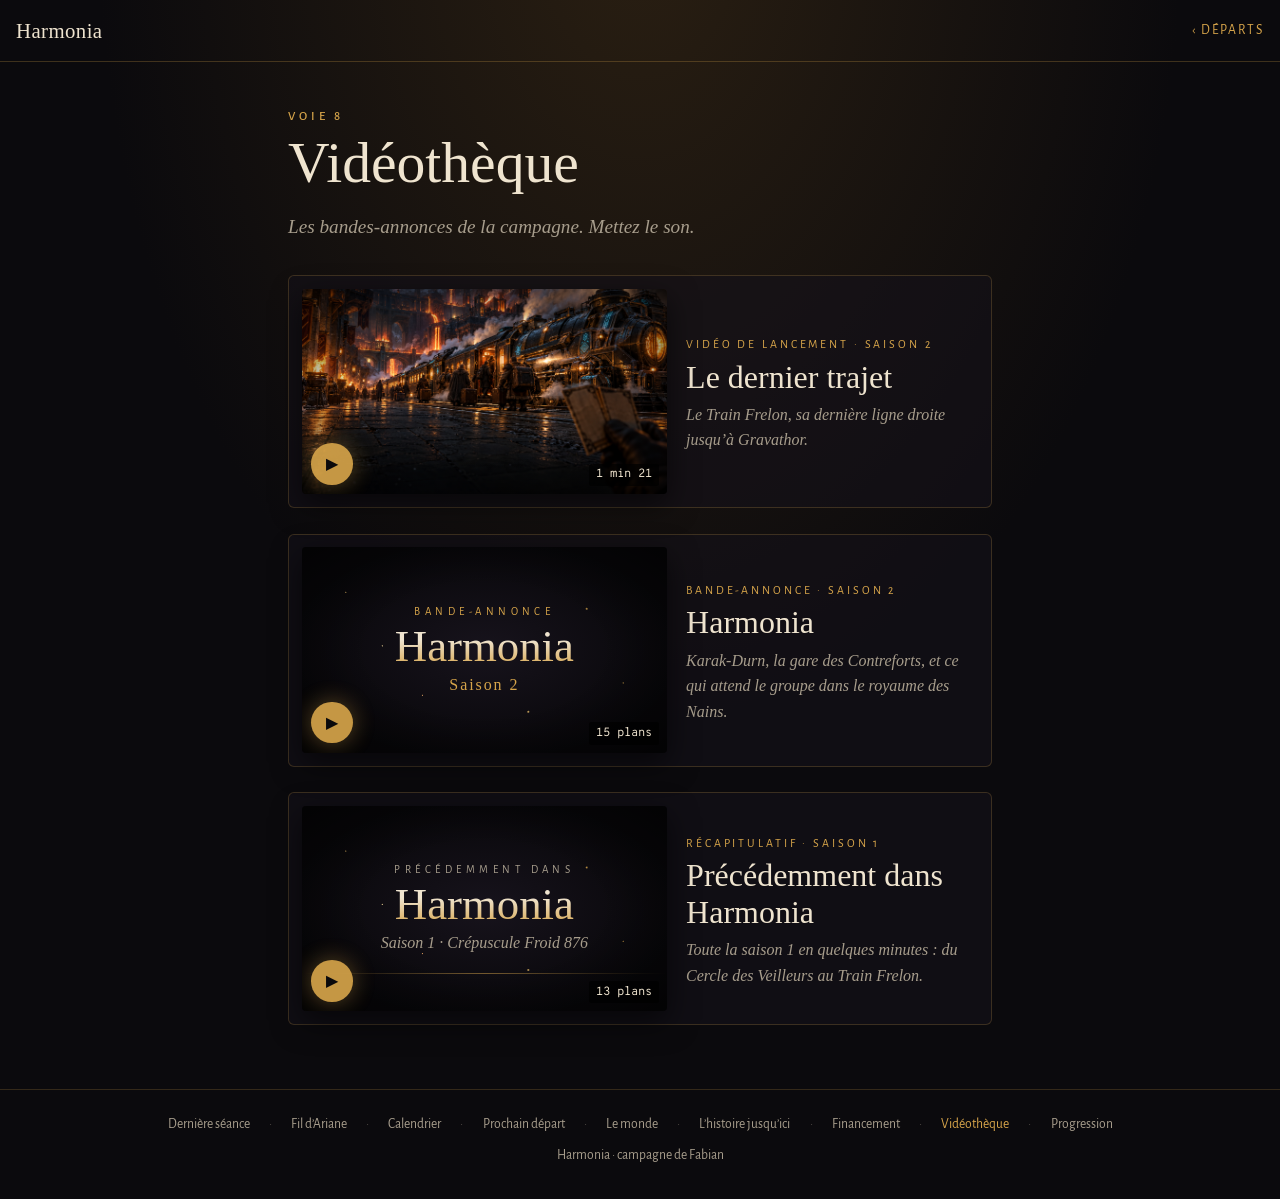
<file: videotheque.html>
<!doctype html>
<html lang="fr">
<head>
<meta charset="utf-8">
<meta name="viewport" content="width=device-width, initial-scale=1, viewport-fit=cover">
<title>Harmonia · Vidéothèque</title>
<meta name="description" content="Les bandes-annonces de la campagne Harmonia.">
<link rel="preconnect" href="https://fonts.googleapis.com">
<link rel="preconnect" href="https://fonts.gstatic.com" crossorigin>
<link rel="stylesheet" href="https://fonts.googleapis.com/css2?family=IM+Fell+English:ital@0;1&family=IM+Fell+English+SC&family=Alegreya+Sans:wght@400;500;700&family=Overpass+Mono:wght@600&display=swap">
<link rel="stylesheet" href="style.css">
<style>
/* Les affiches du cinématographe de la gare : une vignette 16/9 par film. */
.films { display: grid; gap: 1.6rem; margin-top: 2rem; }
.film { display: grid; grid-template-columns: minmax(0, 1.25fr) minmax(0, 1fr); gap: 1.2rem; align-items: center; text-decoration: none; color: inherit; padding: .8rem; border: 1px solid rgba(214,164,74,.22); border-radius: 6px; background: rgba(21,18,26,.6); transition: border-color .25s ease, background .25s ease; }
.film:hover, .film:focus-visible { border-color: var(--laiton); background: rgba(214,164,74,.06); }
.vignette { position: relative; aspect-ratio: 16 / 9; border-radius: 4px; overflow: hidden; background: #0b0a0d center / cover no-repeat; box-shadow: 0 10px 30px rgba(0,0,0,.6); }
.vignette::after { content: ""; position: absolute; inset: 0; background: radial-gradient(ellipse at center, transparent 45%, rgba(0,0,0,.65)); }
.lire { position: absolute; z-index: 2; left: .6rem; bottom: .6rem; width: 2.6rem; height: 2.6rem; border-radius: 50%; display: flex; align-items: center; justify-content: center; font-size: 1rem; color: var(--nuit); background: var(--laiton); box-shadow: 0 0 24px rgba(214,164,74,.45); opacity: .92; transition: transform .25s ease; }
.film:hover .lire { transform: scale(1.1); }
.duree { position: absolute; z-index: 2; right: .5rem; bottom: .5rem; font-family: "Overpass Mono", monospace; font-size: .75rem; color: var(--parchemin); background: rgba(0,0,0,.7); padding: .1rem .45rem; border-radius: 2px; }
/* Écrans-titres dessinés pour les films sans image fixe */
.ecran { position: absolute; inset: 0; display: flex; flex-direction: column; align-items: center; justify-content: center; gap: .2rem; text-align: center; padding: 0 1rem;
  background: radial-gradient(1px 1px at 12% 22%, #f3c46a, transparent), radial-gradient(1.5px 1.5px at 78% 30%, #d6a44a, transparent), radial-gradient(1px 1px at 33% 72%, #e0a060, transparent),
    radial-gradient(1.5px 1.5px at 62% 80%, #f3c46a, transparent), radial-gradient(1px 1px at 88% 66%, #d6a44a, transparent), radial-gradient(1px 1px at 22% 48%, #f7d998, transparent),
    radial-gradient(ellipse at center, #17131c, #08070a 75%); }
.ecran .haut { font-family: var(--f-ui); font-size: clamp(.5rem, 1.6vw, .7rem); letter-spacing: .4em; text-transform: uppercase; color: var(--laiton); }
.ecran .gros { font-family: var(--f-titre); font-size: clamp(1.6rem, 6vw, 2.8rem); line-height: 1; background: linear-gradient(180deg, var(--parchemin) 35%, var(--laiton)); -webkit-background-clip: text; background-clip: text; color: transparent; }
.ecran .bas { font-family: var(--f-titre); font-size: clamp(.7rem, 2.2vw, 1rem); color: var(--laiton); letter-spacing: .12em; }
.ecran.recap .haut { color: var(--cendre); }
.ecran.recap .bas { font-family: var(--f-recit); font-style: italic; color: var(--cendre); letter-spacing: 0; }
.ecran.recap::before { content: ""; position: absolute; left: 0; right: 0; bottom: 18%; height: 1px; background: linear-gradient(90deg, transparent, rgba(214,164,74,.5), transparent); }
.infos .genre { font-family: var(--f-ui); font-size: .75rem; letter-spacing: .24em; text-transform: uppercase; color: var(--laiton); }
.infos h2 { margin: .2rem 0 .4rem; }
.infos p { margin: 0; color: var(--cendre); font-style: italic; }
@media (max-width: 600px) { .film { grid-template-columns: minmax(0, 1fr); } }
</style>
</head>
<body>
<header class="entete">
  <a class="marque" href="index.html">Harmonia</a>
  <a href="index.html">‹ Départs</a>
</header>

<main class="page">
  <span class="kicker">Voie 8</span>
  <h1>Vidéothèque</h1>
  <p class="chapeau">Les bandes-annonces de la campagne. Mettez le son.</p>
  <div class="films" id="films"></div>
</main>

<footer class="pied">
  <nav id="menuSimple" aria-label="Menu simple"></nav>
  Harmonia · campagne de Fabian
</footer>
<script src="donnees.js"></script>
<script src="commun.js" defer></script>
<script>
(() => {
  const boite = document.getElementById('films');
  const el = (tag, cls, txt) => { const e = document.createElement(tag); if (cls) e.className = cls; if (txt) e.textContent = txt; return e; };
  (window.HARMONIA.videotheque || []).forEach(v => {
    const a = el('a', 'film'); a.href = v.lien;
    const vig = el('div', 'vignette');
    if (v.image) vig.style.backgroundImage = `url("${v.image}")`;
    else {
      // Écran-titre dans le style du film
      const e = el('div', 'ecran ' + (v.style || ''));
      if (v.style === 'recap') { e.append(el('span', 'haut', 'Précédemment dans'), el('span', 'gros', 'Harmonia'), el('span', 'bas', 'Saison 1 · Crépuscule Froid 876')); }
      else { e.append(el('span', 'haut', 'Bande-annonce'), el('span', 'gros', 'Harmonia'), el('span', 'bas', 'Saison 2')); }
      vig.appendChild(e);
    }
    const lire = el('span', 'lire', '▶'); lire.setAttribute('aria-hidden', 'true'); vig.appendChild(lire);
    if (v.duree) vig.appendChild(el('span', 'duree', v.duree));
    const infos = el('div', 'infos');
    infos.append(el('span', 'genre', v.genre), el('h2', '', v.titre), el('p', '', v.resume));
    a.append(vig, infos);
    boite.appendChild(a);
  });
})();
</script>
</body>
</html>
</file>
<file: style.css>
/* Harmonia : charte commune (nuit, parchemin, laiton), dans l'esprit de la bande-annonce de la saison 2. */
:root {
  --nuit: #0b0a0d;
  --nuit-2: #15121a;
  --parchemin: #efe4cf;
  --cendre: #a79d8c;
  --laiton: #d6a44a;
  --laiton-sombre: #7a5a22;
  --braise: #e0703a;
  --runes: #6fd8f0;
  --f-titre: "IM Fell English SC", "IM Fell English", Georgia, "Times New Roman", serif;
  --f-recit: "IM Fell English", Georgia, "Times New Roman", serif;
  --f-ui: "Alegreya Sans", "Segoe UI", system-ui, sans-serif;
  color-scheme: dark;
}
* { box-sizing: border-box; }
html { -webkit-text-size-adjust: 100%; }
body {
  margin: 0; min-height: 100vh; color: var(--parchemin); font-family: var(--f-recit); line-height: 1.6;
  background: radial-gradient(ellipse at 50% -10%, #2a1f12 0%, var(--nuit) 60%) fixed, var(--nuit);
}
a { color: var(--laiton); }
a:focus-visible, button:focus-visible { outline: 2px solid var(--parchemin); outline-offset: 3px; }

/* Barre du haut, commune à toutes les pages sauf l'accueil */
.entete { display: flex; align-items: center; justify-content: space-between; gap: 1rem; padding: 14px 16px; border-bottom: 1px solid rgba(214,164,74,.25); }
.entete a { font-family: var(--f-ui); text-decoration: none; letter-spacing: .14em; text-transform: uppercase; font-size: .85rem; }
.entete .marque { font-family: var(--f-titre); text-transform: none; letter-spacing: .02em; font-size: 1.3rem; color: var(--parchemin); }

/* Pages de lecture */
.page { max-width: 46rem; margin: 0 auto; padding: 2.5rem 16px 4rem; }
.kicker { font-family: var(--f-ui); font-weight: 500; font-size: .8rem; letter-spacing: .3em; text-transform: uppercase; color: var(--laiton); }
h1 { font-family: var(--f-titre); font-weight: 400; font-size: clamp(2.2rem, 7vw, 3.6rem); line-height: 1.05; margin: .3rem 0 1rem; }
h2 { font-family: var(--f-titre); font-weight: 400; font-size: clamp(1.5rem, 4.5vw, 2rem); line-height: 1.15; margin: 0 0 .6rem; color: var(--parchemin); }
.chapeau { font-size: 1.2rem; color: var(--cendre); font-style: italic; }
b, strong { color: var(--laiton); font-weight: 400; }

/* Pied de page : le menu classique, en secours du tableau */
.pied { border-top: 1px solid rgba(214,164,74,.2); padding: 1.5rem 16px 2rem; text-align: center; font-family: var(--f-ui); font-size: .85rem; color: var(--cendre); }
.pied nav { display: flex; flex-wrap: wrap; justify-content: center; gap: .4rem 1.2rem; margin-bottom: .6rem; }
.pied nav a { color: var(--cendre); text-decoration: none; }
.pied nav a:hover, .pied nav a[aria-current] { color: var(--laiton); }
.pied nav span { opacity: .5; }

/* Bouton « Prendre des notes » vers le formulaire */
.boutons-accueil { display: flex; flex-wrap: wrap; gap: .8rem; justify-content: center; align-items: center; margin: 1.2rem 0 0; }
.boutons-accueil .prendre-notes { margin: 0; }
.bouton-video { background: transparent; color: var(--laiton); box-shadow: inset 0 0 0 1px var(--laiton); }
.prendre-notes { margin: 1.2rem 0; text-align: center; }
.bouton-notes { display: inline-flex; align-items: center; gap: .5rem; font-family: var(--f-ui); font-weight: 700; font-size: .95rem; letter-spacing: .14em; text-transform: uppercase; text-decoration: none; color: var(--nuit); background: var(--laiton); border-radius: 3px; padding: .8rem 1.4rem; box-shadow: 0 0 0 1px var(--laiton), 0 0 24px rgba(214,164,74,.3); }
.bouton-notes:hover { filter: brightness(1.1); }
.bouton-notes span { font-size: 1.2em; }
.scribe { max-width: min(26rem, calc(100vw - 32px)); padding: 1.6rem 1.4rem 1.4rem; text-align: center; color: #2b2116; background: linear-gradient(180deg, #f3e9d3, #e8dabb); border: 2px solid var(--laiton-sombre); border-radius: 6px; box-shadow: 0 20px 60px rgba(0,0,0,.7); }
.scribe::backdrop { background: rgba(5,4,6,.75); }
.scribe .question { font-family: var(--f-titre); font-size: 1.5rem; line-height: 1.2; margin: 0 0 .5rem; }
.scribe .explication { font-family: var(--f-ui); font-size: .9rem; color: #6b5b45; margin: 0 0 1.2rem; }
.scribe .choix { display: flex; gap: .8rem; justify-content: center; }
.scribe button { font-family: var(--f-ui); font-weight: 700; font-size: .95rem; letter-spacing: .14em; text-transform: uppercase; cursor: pointer; border-radius: 3px; padding: .7rem 1.6rem; border: 2px solid #2b2116; }
.scribe .oui { background: #2b2116; color: var(--parchemin); }
.scribe .non { background: transparent; color: #2b2116; }
.scribe button:focus-visible { outline: 2px solid var(--laiton-sombre); outline-offset: 3px; }

@media (prefers-reduced-motion: reduce) { *, *::before, *::after { animation: none !important; transition: none !important; } }
</file>
